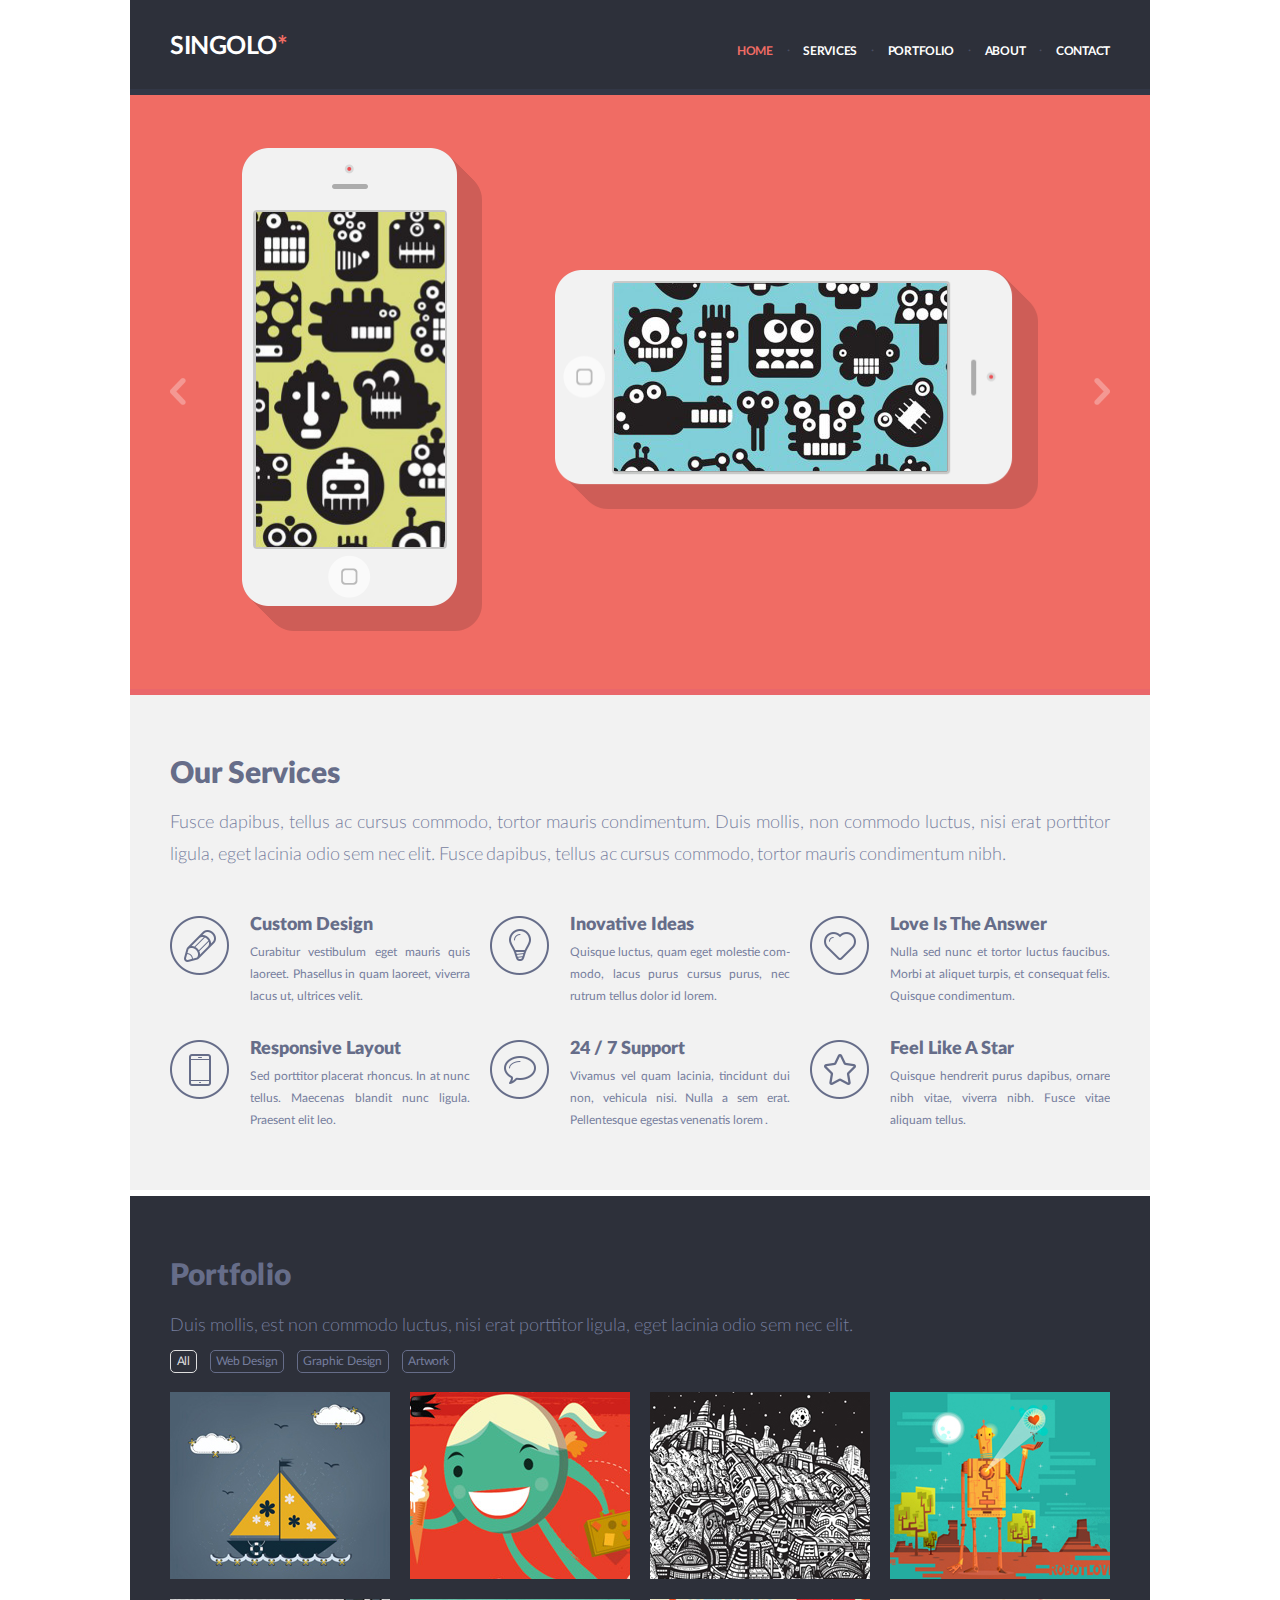
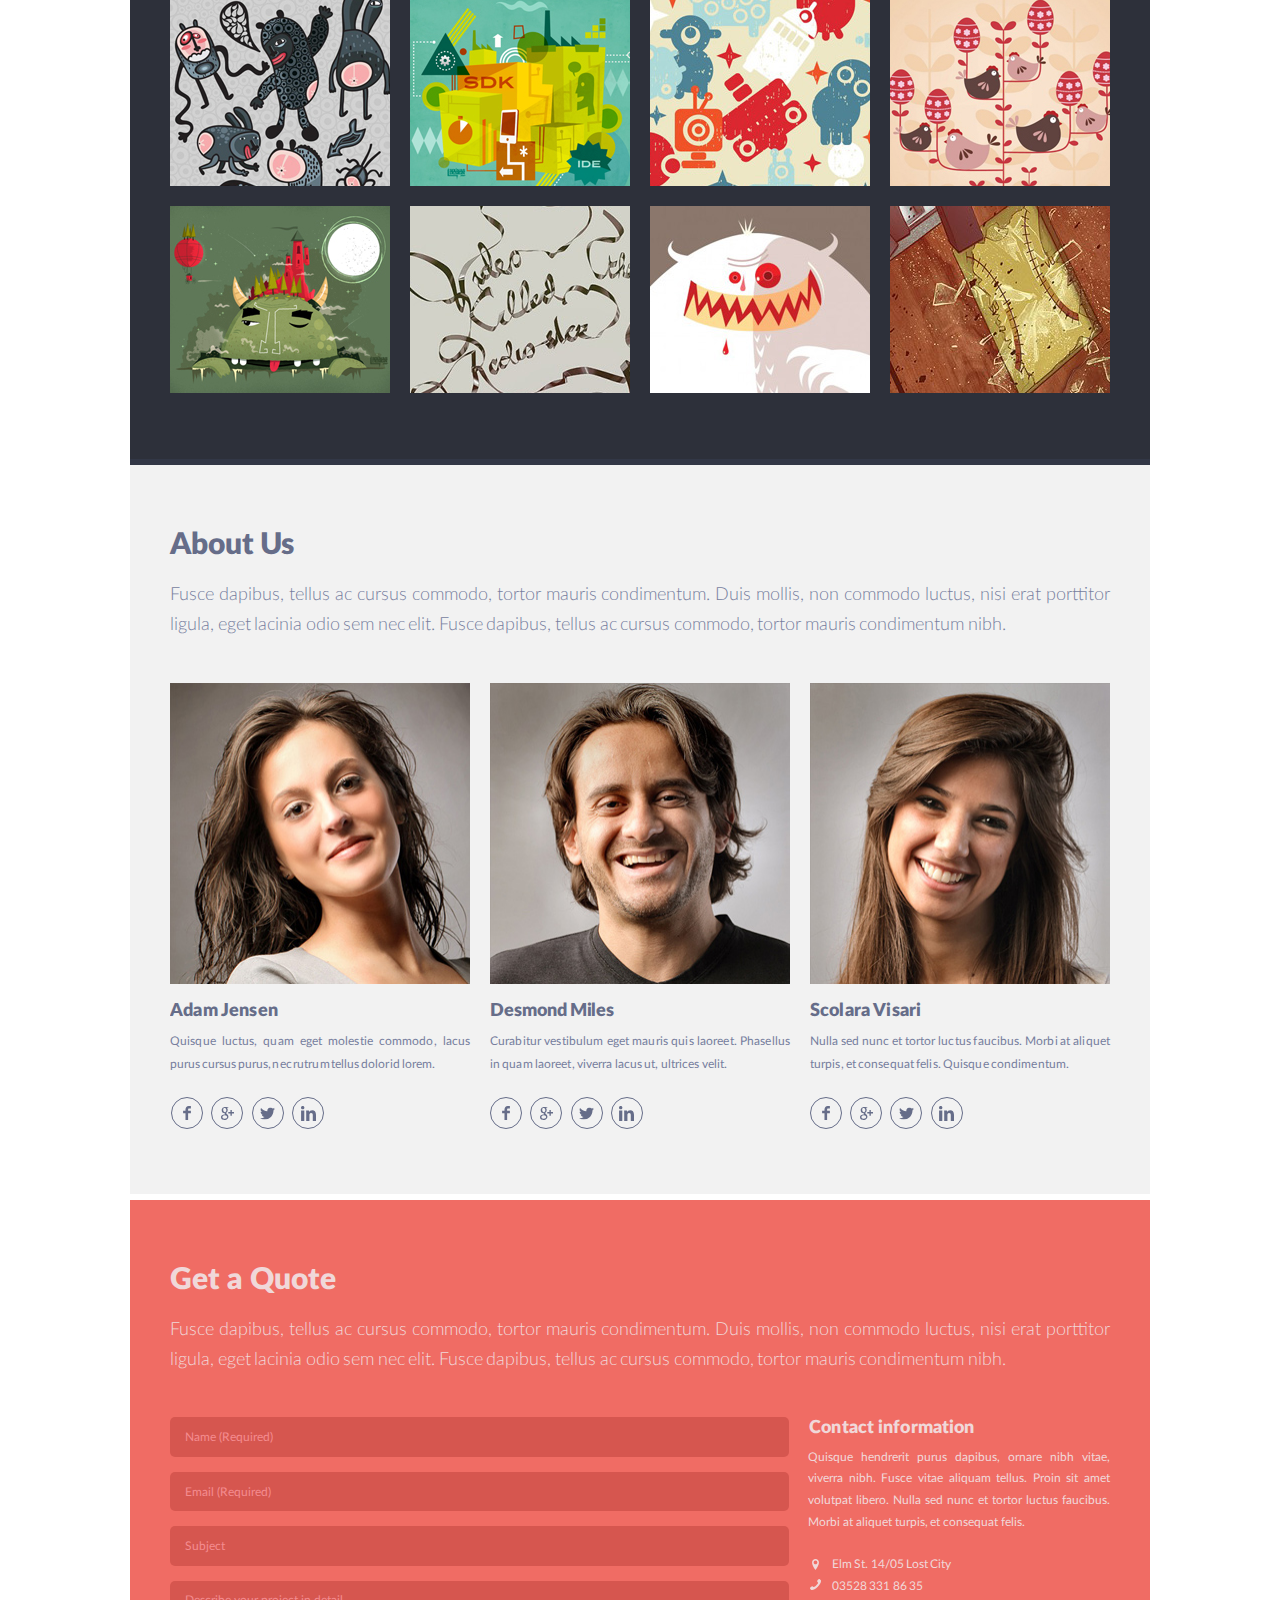
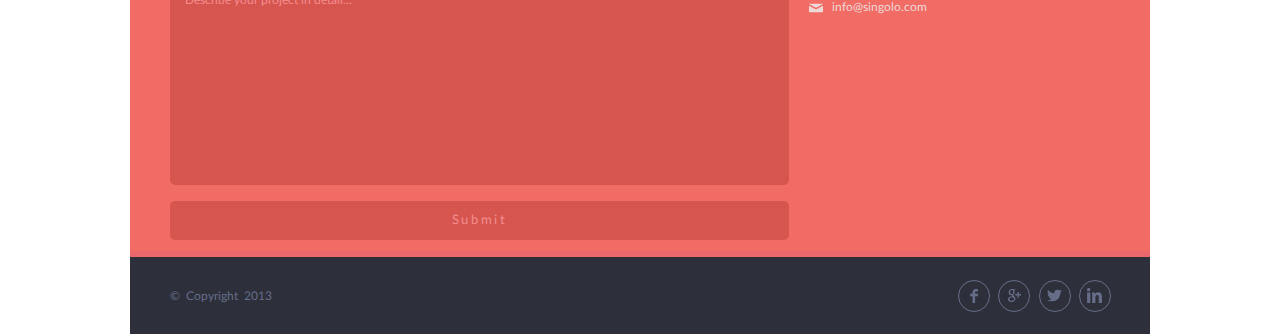
<file: index.html>
<!DOCTYPE html>
<html lang="en">
<head>
  <meta charset="utf-8">
  <meta name="viewport" content="width=device-width, initial-scale=1.0">
  <title>Singolo</title>
  <meta name="keywords" content="need, to, be, changed, later">
  <meta name="description" content="Need to be changed later">
  <link rel="stylesheet" href="style.css">
</head>
<body class="page">
  <header class="page-header">
    <div class="wrapper page-header-wraper">
      <button class="header-switcher" type="button" tabindex="-1">
        <span class="header-switcher-dash"></span>Show menu
      </button>
      <div class="logo">
          <span class="logo-text">Singolo</span>
      </div>
      <div class="header-nav">
        <nav class="site-nav">
          <ul class="nav-list">
            <li class="nav-item nav-item-current"><a class="nav-link" data-href="home">Home</a></li>
            <li class="nav-item"><a class="nav-link" href="#services" data-href="services">Services</a></li>
            <li class="nav-item"><a class="nav-link" href="#portfolio" data-href="portfolio">Portfolio</a></li>
            <li class="nav-item"><a class="nav-link" href="#about" data-href="about">About</a></li>
            <li class="nav-item"><a class="nav-link" href="#communication" data-href="communication">Contact</a></li>
          </ul>
        </nav>
      </div>
    </div>
  </header>
  <main class="page-content">
    <h1 class="visually-hidden">Singolo Web Studio</h1>
    <section class="slider" id="home">
      <div class="wrapper slider-wrapper">
        <h2 class="slider-title visually-hidden">Thoughts on Design</h2>
        <div class="slide slide-interactive slide-displayed">
          <div class="phone phone-portrait">
            <img class="phone-case" src="assets/images/slider/vertical-phone.png" alt="Light iPhone case with shadow in portrait orientation" width="240" height="483">
            <div class="phone-screen phone-screen-vert">
              <img class="phone-picture-vert" src="assets/images/slider/vert-screen-picture.jpg" alt="Devils on a yellow background" width="580" height="580">
            </div>
          </div>
          <div class="phone phone-landscape">
            <img class="phone-case" src="assets/images/slider/horizontal-phone.png" alt="Light iPhone case with shadow in landscape orientation" width="484" height="240">
            <div class="phone-screen phone-screen-horiz">
              <img class="phone-picture-horiz" src="assets/images/slider/horiz-screen-picture.jpg" alt="Devils on a lightblue background" width="580" height="580">
            </div>
          </div>
        </div>
        <div class="slide">
          <img class="slide-picture" src="assets/images/slider/three-phones.png" alt="Three white iPhones; One in the foreground and two smaller ones in the background" width="517" height="513">
        </div>  
        <button class="slider-button slider-button-prev" type="button">Prev</button>
        <button class="slider-button slider-button-next" type="button">Next</button>
      </div>
    </section>
    <section class="services" id="services">
      <div class="wrapper">
        <h2 class="services-title">Our Services</h2>
        <p class="services-intro">Fusce dapibus, tellus ac cursus commodo, tortor mauris condimentum. Duis mollis, non commodo luctus, nisi erat porttitor ligula, eget lacinia odio sem nec elit. Fusce dapibus, tellus ac cursus commodo, tortor mauris condimentum nibh.</p>
        <dl class="services-list">          
          <div class="services-item services-item-pen">
            <dt class="service-title"><b>Custom Design</b></dt>
            <dd class="service-description">Curabitur vestibulum eget mauris quis laoreet. Phasellus in quam laoreet, viverra lacus ut, ultrices velit.</dd>
          </div>
          <div class="services-item services-item-bubl">
            <dt class="service-title"><b>Inovative Ideas</b></dt>
            <dd class="service-description">Quisque luctus, quam eget molestie com&shy;modo, lacus purus cursus purus, nec rutrum tellus dolor id lorem.</dd>
          </div>
          <div class="services-item services-item-heart">
            <dt class="service-title"><b>Love Is The Answer</b></dt>
            <dd class="service-description">Nulla sed nunc et tortor luctus faucibus. Morbi at aliquet turpis, et consequat felis. Quisque condimentum.</dd>
          </div>
          <div class="services-item services-item-phone">
            <dt class="service-title"><b>Responsive Layout</b></dt>
            <dd class="service-description">Sed porttitor placerat rhoncus. In at nunc tellus. Maecenas blandit nunc ligula. Prae&shy;sent elit leo.</dd>
          </div>
          <div class="services-item services-item-bubble">
            <dt class="service-title"><b>24 / 7 Support</b></dt>
            <dd class="service-description">Vivamus vel quam lacinia, tincidunt dui non, vehicula nisi. Nulla a sem erat. Pellen&shy;tesque egestas venenatis lorem .</dd>
          </div>
          <div class="services-item services-item-star">
            <dt class="service-title"><b>Feel Like A Star</b></dt>
            <dd class="service-description">Quisque hendrerit purus dapibus, ornare nibh vitae, viverra nibh. Fusce vitae aliquam tellus.</dd>
          </div>
        </dl>
      </div>
    </section>
    <section class="portfolio" id="portfolio">
      <div class="wrapper">
        <h2 class="portfolio-title">Portfolio</h2>
        <p class="portfolio-intro">Duis mollis, est non commodo luctus, nisi erat porttitor ligula, eget lacinia odio sem nec elit.</p>
        <ul class="controls">
          <li class="controls-item"><button class="controls-toggle controls-toggle-active" type="button" data-type="all" tabindex="-1">All</button></li>
          <li class="controls-item"><button class="controls-toggle" type="button" data-type="web">Web Design</button></li>
          <li class="controls-item"><button class="controls-toggle" type="button" data-type="graph">Graphic Design</button></li>
          <li class="controls-item"><button class="controls-toggle" type="button" data-type="art">Artwork</button></li>
        </ul>
        <div class="portfolio-content">
            <figure class="work">
              <figcaption class="work-name visually-hidden">
                <h3 class="work-title">Sailboat</h3>
              </figcaption>
              <div class="work-content">
                <a class="work-link" href="http://link/to/full/version/need-to-be-changed">
                  <img class="work-image work-image-sailboat" src="assets/images/portfolio/sailboat.jpg" alt="Small sailboat with yellow sails" width="238" height="238">
                </a>
              </div>              
            </figure>
            <figure class="work">
                <figcaption class="work-name visually-hidden">
                  <h3 class="work-title">Smiling schoolgirl</h3>
                </figcaption>
                <div class="work-content">
                  <a class="work-link" href="http://link/to/full/version/need-to-be-changed">
                    <img class="work-image work-image-face" src="assets/images/portfolio/face.jpg" alt="Face of smiling schoolgirl with ice cream in hand" width="364" height="273">
                  </a>
                </div>
            </figure>
            <figure class="work">
              <figcaption class="work-name visually-hidden">
                <h3 class="work-title">Fantasy city</h3>
              </figcaption>
              <div class="work-content">
                <a class="work-link" href="http://link/to/full/version/need-to-be-changed">
                  <img class="work-image work-image-city" src="assets/images/portfolio/space-city.jpg" alt="Fantasy city against a black sky with stars" width="250" height="304">
                </a>
              </div>
            </figure>
            <figure class="work">
              <figcaption class="work-name visually-hidden">
                <h3 class="work-title">Robotlove</h3>
              </figcaption>
              <div class="work-content">
                <a class="work-link" href="http://link/to/full/version/need-to-be-changed">
                  <img class="work-image work-image-robot" src="assets/images/portfolio/robot.jpg" alt="Robot with raised hand and heart over palm" width="262" height="196">
                </a>
              </div>
            </figure>
            <figure class="work">
              <figcaption class="work-name visually-hidden">
                <h3 class="work-title">Ugly things</h3>
              </figcaption>
              <div class="work-content">
                <a class="work-link" href="http://link/to/full/version/need-to-be-changed">
                  <img class="work-image work-image-bugs" src="assets/images/portfolio/bugs.jpg" alt="Different ugly things" width="242" height="276">
                </a>
              </div>
            </figure>
            <figure class="work">
              <figcaption class="work-name visually-hidden">
                <h3 class="work-title">Abstraction</h3>
              </figcaption>
              <div class="work-content">
                <a class="work-link" href="http://link/to/full/version/need-to-be-changed">
                  <img class="work-image work-image-sdk" src="assets/images/portfolio/sdk.jpg" alt="Abstract buildings and signs" width="258" height="194">
                </a>
              </div>
            </figure>
            <figure class="work">
              <figcaption class="work-name visually-hidden">
                <h3 class="work-title">Space inhabitants</h3>
              </figcaption>
              <div class="work-content">
                <a class="work-link" href="http://link/to/full/version/need-to-be-changed">
                  <img class="work-image work-image-inhabitants" src="assets/images/portfolio/star-inhabitants.jpg" alt="Cluster of space inhabitants of different colors" width="372" height="372">
                </a>
              </div>
            </figure>
            <figure class="work">
              <figcaption class="work-name visually-hidden">
                <h3 class="work-title">Hens and eggs</h3>
              </figcaption>
              <div class="work-content">
                <a class="work-link" href="http://link/to/full/version/need-to-be-changed">
                  <img class="work-image work-image-hens" src="assets/images/portfolio/hens.jpg" alt="Hens and eggs on the branches of plants" width="278" height="278">
                </a>
              </div>
            </figure>
            <figure class="work">
              <figcaption class="work-name visually-hidden">
                <h3 class="work-title">Monster</h3>
              </figcaption>
              <div class="work-content">
                <a class="work-link" href="http://link/to/full/version/need-to-be-changed">
                  <img class="work-image work-image-wonder" src="assets/images/portfolio/wonder.jpg" alt="Swamp monster with horns and a castel on his head" width="254" height="191">
                </a>
              </div>
            </figure>
            <figure class="work">
              <figcaption class="work-name visually-hidden">
                <h3 class="work-title">Tape inscription</h3>
              </figcaption>
              <div class="work-content">
                <a class="work-link" href="http://link/to/full/version/need-to-be-changed">
                  <img class="work-image work-image-tape" src="assets/images/portfolio/tape.jpg" alt="Record player with an inscription from a tape over it" width="474" height="664">
                </a>
              </div>
            </figure>
            <figure class="work">
              <figcaption class="work-name visually-hidden">
                <h3 class="work-title">Nibbler</h3>
              </figcaption>
              <div class="work-content">
                <a class="work-link" href="http://link/to/full/version/need-to-be-changed">
                  <img class="work-image work-image-nibbler" src="assets/images/portfolio/nibbler.jpg" alt="Egg-shaped nibbler with horns" width="414" height="412">
                </a>
              </div>
            </figure>
            <figure class="work">
              <figcaption class="work-name visually-hidden">
                <h3 class="work-title">Indicator</h3>
              </figcaption>
              <div class="work-content">
                <a class="work-link" href="http://link/to/full/version/need-to-be-changed">
                  <img class="work-image work-image-indicator" src="assets/images/portfolio/indicator.jpg" alt="Recording level indicator with control" width="296" height="426">
                </a>
              </div>
            </figure>
        </div>
      </div>
    </section>
    <section class="about" id="about">
      <div class="wrapper">
        <h2 class="about-title">About us</h2>
        <p class="about-intro">Fusce dapibus, tellus ac cursus commodo, tortor mauris condimentum. Duis mollis, non commodo luctus, nisi erat porttitor ligula, eget lacinia odio sem nec elit. Fusce dapibus, tellus ac cursus commodo, tortor mauris condimentum nibh.</p>
        <div class="about-content">
          <article class="person">
            <div class="person-main-info">
              <img class="person-photo" src="assets/images/about/adam-jensen.jpg" alt="Adam Jensen" width="300" height="300">
              <h3 class="person-name">Adam Jensen</h3>
              <p class="person-info person-info-jensen">Quisque luctus, quam eget molestie commodo, lacus purus cursus purus, nec rutrum tellus dolor id lorem.</p>
            </div>
            <ul class="social-list social-list-jensen">
              <li class="social-list-item"><a class="social-list-link social-list-link-fb" href="https://www.facebook.com/" target="_blank">Facebook</a></li>
              <li class="social-list-item"><a class="social-list-link social-list-link-g" href="https://aboutme.google.com/" target="_blank">Google+</a></li>
              <li class="social-list-item"><a class="social-list-link social-list-link-tw" href="https://twitter.com/" target="_blank">Twitter</a></li>
              <li class="social-list-item"><a class="social-list-link social-list-link-in" href="https://www.linkedin.com/" target="_blank">LinkedIn</a></li>
            </ul>
          </article>
          <article class="person">
            <div class="person-main-info">
              <img class="person-photo" src="assets/images/about/desmond-miles.jpg" alt="Desmond Miles" width="300" height="300">
              <h3 class="person-name person-name-miles">Desmond Miles</h3>
              <p class="person-info">Curabitur vestibulum eget mauris quis laoreet. Phasellus in quam laoreet, viverra lacus ut, ultrices velit.</p>
            </div>            
            <ul class="social-list">
              <li class="social-list-item"><a class="social-list-link social-list-link-fb" href="https://www.facebook.com/" target="_blank">Facebook</a></li>
              <li class="social-list-item"><a class="social-list-link social-list-link-g" href="https://aboutme.google.com/" target="_blank">Google+</a></li>
              <li class="social-list-item"><a class="social-list-link social-list-link-tw" href="https://twitter.com/" target="_blank">Twitter</a></li>
              <li class="social-list-item"><a class="social-list-link social-list-link-in" href="https://www.linkedin.com/" target="_blank">LinkedIn</a></li>
            </ul>
          </article>
          <article class="person">
            <div class="person-main-info">
              <img class="person-photo" src="assets/images/about/scolara-visari.jpg" alt="Scolara Visari" width="300" height="300">
              <h3 class="person-name">Scolara Visari</h3>
              <p class="person-info">Nulla sed nunc et tortor luctus faucibus. Morbi at aliquet turpis, et consequat felis. Quisque condimentum.</p>
            </div>
            <ul class="social-list">
              <li class="social-list-item"><a class="social-list-link social-list-link-fb" href="https://www.facebook.com/" target="_blank">Facebook</a></li>
              <li class="social-list-item"><a class="social-list-link social-list-link-g" href="https://aboutme.google.com/" target="_blank">Google+</a></li>
              <li class="social-list-item"><a class="social-list-link social-list-link-tw" href="https://twitter.com/" target="_blank">Twitter</a></li>
              <li class="social-list-item"><a class="social-list-link social-list-link-in" href="https://www.linkedin.com/" target="_blank">LinkedIn</a></li>
            </ul>
          </article>
        </div>
      </div>
    </section>
    <section class="communication" id="communication">
      <div class="wrapper">
        <h2 class="communication-title">Get a Quote</h2>
        <p class="communication-intro">Fusce dapibus, tellus ac cursus commodo, tortor mauris condimentum. Duis mollis, non commodo luctus, nisi erat porttitor ligula, eget lacinia odio sem nec elit. Fusce dapibus, tellus ac cursus commodo, tortor mauris condimentum nibh.</p>
        <div class="communication-content">
          <form class="feedback-form" action="https://echo.htmlacademy.ru" method="post">
            <p class="feedback-form-item">
              <label class="feedback-form-label visually-hidden" for="name">Name</label>
              <input class="feedback-form-field" type="text" id="name" name="name" placeholder="Name (Required)" required pattern="([\w\s]|[А-Яа-я0-9_\s]){5,25}" autocomplete="off" title="The name is a word with a length of 5 to 25 alphanumeric characters">
            </p>
            <p class="feedback-form-item">
              <label class="feedback-form-label visually-hidden" for="email">Email</label>
              <input class="feedback-form-field" type="text" id="email" name="email" placeholder="Email (Required)" required pattern="[^@]+@[^\.]+\..+" autocomplete="off" title="Input must be a valid email address">
            </p>
            <p class="feedback-form-item">
              <label class="feedback-form-label visually-hidden" for="subj">Subject</label>
              <input class="feedback-form-field" type="text" id="subj" name="subj" placeholder="Subject" autocomplete="off">
            </p>
            <p class="feedback-form-item">
              <label class="feedback-form-label visually-hidden" for="descr">Description</label>
              <textarea class="feedback-form-field feedback-form-field-descr" id="descr" name="descr" placeholder="Describe your project in detail..." autocomplete="off" cols="30" rows="9" maxlength="1000"></textarea>
            </p>
            <p class="feedback-form-item">
              <button class="feedback-form-button" type="submit">Submit</button>
            </p>
          </form>
          <div class="contact-info">
            <h3 class="contact-info-title">Contact information</h3>
            <p class="contact-info-text">Quisque hendrerit purus dapibus, ornare nibh vitae, viver&shy;ra nibh. Fusce vitae aliquam tellus. Proin sit amet volutpat libero. Nulla sed nunc et tortor luctus faucibus. Morbi at aliquet turpis, et consequat felis.</p>
            <ul class="contact-info-list">
              <li class="contact-info-item"><a class="contact-info-link contact-info-link-loc" href="http://link/to-map/need/to-be/change/late">Elm St. 14/05 Lost City</a></li>
              <li class="contact-info-item"><a class="contact-info-link contact-info-link-tel" href="tel:+035283318635">03528 331 86 35</a></li>
              <li class="contact-info-item"><a class="contact-info-link contact-info-link-mail" href="mailto:info@singolo.com">info@singolo.com</a></li>
            </ul>
          </div>
        </div>
      </div>
    </section>
  </main>
  <footer class="page-footer">
    <div class="wrapper page-footer-wrapper">
      <p class="copyright">© Copyright 2013</p>
      <ul class="social-list page-footer-social-list">
        <li class="social-list-item"><a class="social-list-link social-list-link-fb page-footer-social-list-link" href="https://www.facebook.com/" target="_blank">Facebook</a></li>
        <li class="social-list-item"><a class="social-list-link social-list-link-g page-footer-social-list-link" href="https://aboutme.google.com/" target="_blank">Google+</a></li>
        <li class="social-list-item"><a class="social-list-link social-list-link-tw page-footer-social-list-link" href="https://twitter.com/" target="_blank">Twitter</a></li>
        <li class="social-list-item"><a class="social-list-link social-list-link-in page-footer-social-list-link" href="https://www.linkedin.com/" target="_blank">LinkedIn</a></li>
      </ul>
    </div>
  </footer>
  <script src="script.js"></script>
</body>
</html>
</file>
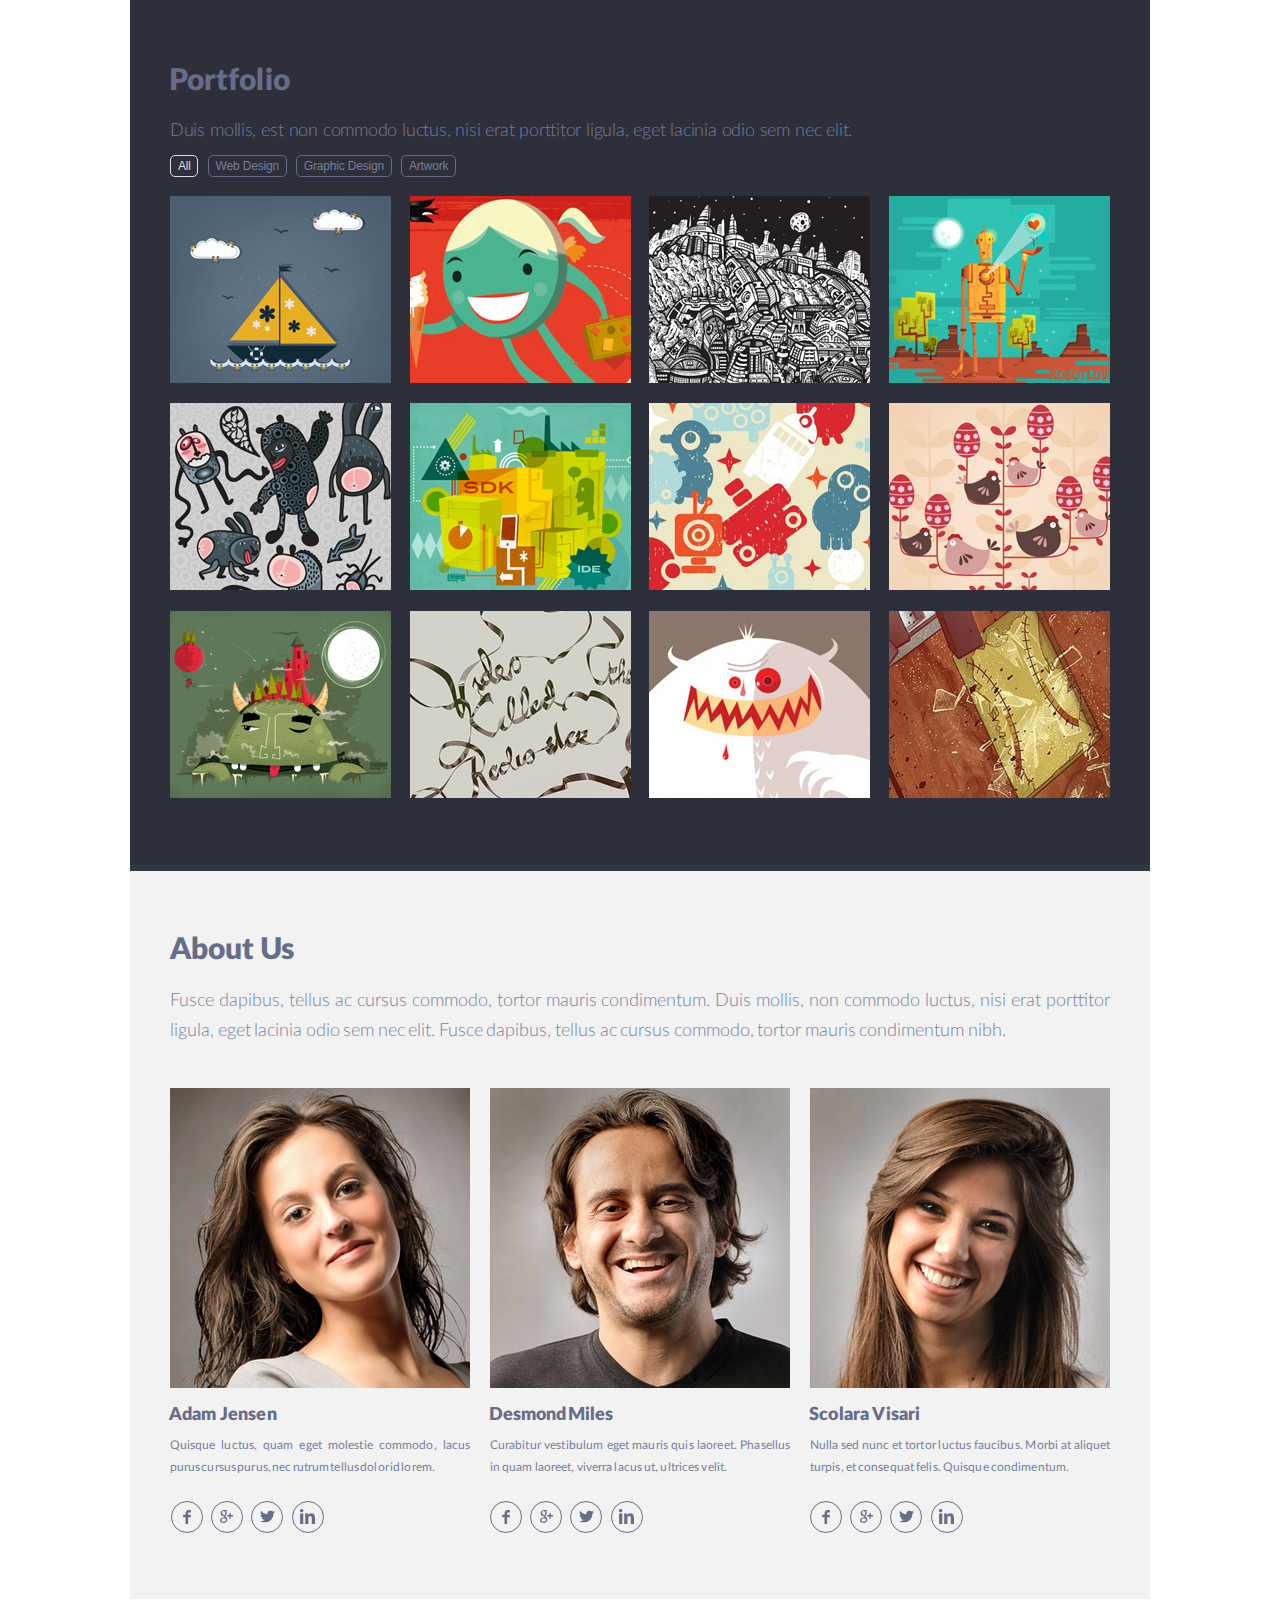
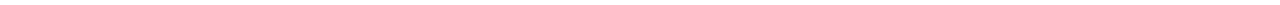
<file: singolo2.html>
<!DOCTYPE html>
<html lang="en">
<head>
  <meta charset="utf-8">
  <meta name="viewport" content="width=device-width, initial-scale=1.0">
  <title>Singolo</title>
  <meta name="keywords" content="need, to, be, changed, later">
  <meta name="description" content="Need to be changed later">
  <link rel="stylesheet" href="singolo2.css">
</head>
<body class="page">

  <main class="page-content">

    <section class="portfolio">
      <div class="wrapper">
        <h2 class="portfolio-title">Portfolio</h2>
        <p class="portfolio-intro">Duis mollis, est non commodo luctus, nisi erat porttitor ligula, eget lacinia odio sem nec elit.</p>
        <ul class="portfolio-control-list">
          <li class="portfolio-control-item"><button class="toggle toggle-active">All</button></li>
          <li class="portfolio-control-item"><button class="toggle">Web Design</button></li>
          <li class="portfolio-control-item"><button class="toggle">Graphic Design</button></li>
          <li class="portfolio-control-item"><button class="toggle">Artwork</button></li>
        </ul>
        <div class="portfolio-content">
            <figure class="work">
              <figcaption class="work-name visually-hidden">
                <h3 class="work-title">Sailboat</h3>
              </figcaption>
              <a class="work-link" href="http://link/to/full/version/need-to-be-changed">
                <img class="work-image work-image-sailboat" src="assets/images/portfolio/sailboat.jpg" alt="Small sailboat with yellow sails" width="238" height="238">
              </a>
            </figure>
            <figure class="work">
              <figcaption class="work-name visually-hidden">
                <h3 class="work-title">Smiling schoolgirl</h3>
              </figcaption>
              <a class="work-link" href="http://link/to/full/version/need-to-be-changed">
                <img class="work-image work-image-face" src="assets/images/portfolio/face.jpg" alt="Face of smiling schoolgirl with ice cream in hand" width="364" height="273">
              </a>
            </figure>
            <figure class="work">
              <figcaption class="work-name visually-hidden">
                <h3 class="work-title">Fantasy city</h3>
              </figcaption>
              <a class="work-link" href="http://link/to/full/version/need-to-be-changed">
                <img class="work-image work-image-city" src="assets/images/portfolio/space-city.jpg" alt="Fantasy city against a black sky with stars" width="250" height="304">
              </a>
            </figure>
            <figure class="work">
              <figcaption class="work-name visually-hidden">
                <h3 class="work-title">Robotlove</h3>
              </figcaption>
              <a class="work-link" href="http://link/to/full/version/need-to-be-changed">
                <img class="work-image work-image-robot" src="assets/images/portfolio/robot.jpg" alt="Robot with raised hand and heart over palm" width="262" height="196">
              </a>
            </figure>
            <figure class="work">
              <figcaption class="work-name visually-hidden">
                <h3 class="work-title">Ugly things</h3>
              </figcaption>
              <a class="work-link" href="http://link/to/full/version/need-to-be-changed">
                <img class="work-image work-image-bugs" src="assets/images/portfolio/bugs.jpg" alt="Different ugly things" width="242" height="276">
              </a>
            </figure>
            <figure class="work">
              <figcaption class="work-name visually-hidden">
                <h3 class="work-title">Abstraction</h3>
              </figcaption>
              <a class="work-link" href="http://link/to/full/version/need-to-be-changed">
                <img class="work-image work-image-sdk" src="assets/images/portfolio/sdk.jpg" alt="Abstract buildings and signs" width="258" height="194">
              </a>
            </figure>
            <figure class="work">
              <figcaption class="work-name visually-hidden">
                <h3 class="work-title">Space inhabitants</h3>
              </figcaption>
              <a class="work-link" href="http://link/to/full/version/need-to-be-changed">
                <img class="work-image work-image-inhabitants" src="assets/images/portfolio/star-inhabitants.jpg" alt="Cluster of space inhabitants of different colors" width="372" height="372">
              </a>
            </figure>
            <figure class="work">
              <figcaption class="work-name visually-hidden">
                <h3 class="work-title">Hens and eggs</h3>
              </figcaption>
              <a class="work-link" href="http://link/to/full/version/need-to-be-changed">
                <img class="work-image work-image-hens" src="assets/images/portfolio/hens.jpg" alt="Hens and eggs on the branches of plants" width="278" height="278">
              </a>
            </figure>
            <figure class="work">
              <figcaption class="work-name visually-hidden">
                <h3 class="work-title">Monster</h3>
              </figcaption>
              <a class="work-link" href="http://link/to/full/version/need-to-be-changed">
                <img class="work-image work-image-wonder" src="assets/images/portfolio/wonder.jpg" alt="Swamp monster with horns and a castel on his head" width="254" height="191">
              </a>
            </figure>
            <figure class="work">
              <figcaption class="work-name visually-hidden">
                <h3 class="work-title">Tape inscription</h3>
              </figcaption>
              <a class="work-link" href="http://link/to/full/version/need-to-be-changed">
                <img class="work-image work-image-tape" src="assets/images/portfolio/tape.jpg" alt="Record player with an inscription from a tape over it" width="474" height="664">
              </a>
            </figure>
            <figure class="work">
              <figcaption class="work-name visually-hidden">
                <h3 class="work-title">Nibbler</h3>
              </figcaption>
              <a class="work-link" href="http://link/to/full/version/need-to-be-changed">
                <img class="work-image work-image-nibbler" src="assets/images/portfolio/nibbler.jpg" alt="Egg-shaped nibbler with horns" width="414" height="412">
              </a>
            </figure>
            <figure class="work">
              <figcaption class="work-name visually-hidden">
                <h3 class="work-title">Indicator</h3>
              </figcaption>
              <a class="work-link" href="http://link/to/full/version/need-to-be-changed">
                <img class="work-image work-image-indicator" src="assets/images/portfolio/indicator.jpg" alt="Recording level indicator with control" width="296" height="426">
              </a>
            </figure>
        </div>
      </div>
    </section>

    <section class="about">
      <div class="wrapper">
        <h2 class="about-title">About us</h2>
        <p class="about-intro">Fusce dapibus, tellus ac cursus commodo, tortor mauris condimentum. Duis mollis, non commodo luctus, nisi erat porttitor ligula, eget lacinia odio sem nec elit. Fusce dapibus, tellus ac cursus commodo, tortor mauris condimentum nibh.</p>
        <div class="about-content">
          <article class="person">
            <img class="person-photo" src="assets/images/about/adam-jensen.jpg" alt="Adam Jensen" width="300" height="300">
            <h3 class="person-name">Adam Jensen</h3>
            <p class="person-info person-info-jensen">Quisque luctus, quam eget molestie commodo, lacus purus cursus purus, nec rutrum tellus dolor id lorem.</p>
            <ul class="person-social-list person-social-list-jensen">
              <li class="person-social-item"><a class="person-social-link person-social-link-fb" href="https://www.facebook.com/" target="_blank">Facebook</a></li>
              <li class="person-social-item"><a class="person-social-link person-social-link-g" href="https://aboutme.google.com/" target="_blank">Google+</a></li>
              <li class="person-social-item"><a class="person-social-link person-social-link-tw" href="https://twitter.com/" target="_blank">Twitter</a></li>
              <li class="person-social-item"><a class="person-social-link person-social-link-in" href="https://www.linkedin.com/" target="_blank">LinkedIn</a></li>
            </ul>
          </article>
          <article class="person">
            <img class="person-photo" src="assets/images/about/desmond-miles.jpg" alt="Desmond Miles" width="300" height="300">
            <h3 class="person-name person-name-miles">Desmond Miles</h3>
            <p class="person-info">Curabitur vestibulum eget mauris quis laoreet. Phasellus in quam laoreet, viverra lacus ut, ultrices velit.</p>
            <ul class="person-social-list">
              <li class="person-social-item"><a class="person-social-link person-social-link-fb" href="https://www.facebook.com/" target="_blank">Facebook</a></li>
              <li class="person-social-item"><a class="person-social-link person-social-link-g" href="https://aboutme.google.com/" target="_blank">Google+</a></li>
              <li class="person-social-item"><a class="person-social-link person-social-link-tw" href="https://twitter.com/" target="_blank">Twitter</a></li>
              <li class="person-social-item"><a class="person-social-link person-social-link-in" href="https://www.linkedin.com/" target="_blank">LinkedIn</a></li>
            </ul>
          </article>
          <article class="person">
            <img class="person-photo" src="assets/images/about/scolara-visari.jpg" alt="Scolara Visari" width="300" height="300">
            <h3 class="person-name">Scolara Visari</h3>
            <p class="person-info">Nulla sed nunc et tortor luctus faucibus. Morbi at aliquet turpis, et consequat felis. Quisque condimentum.</p>
            <ul class="person-social-list">
              <li class="person-social-item"><a class="person-social-link person-social-link-fb" href="https://www.facebook.com/" target="_blank">Facebook</a></li>
              <li class="person-social-item"><a class="person-social-link person-social-link-g" href="https://aboutme.google.com/" target="_blank">Google+</a></li>
              <li class="person-social-item"><a class="person-social-link person-social-link-tw" href="https://twitter.com/" target="_blank">Twitter</a></li>
              <li class="person-social-item"><a class="person-social-link person-social-link-in" href="https://www.linkedin.com/" target="_blank">LinkedIn</a></li>
            </ul>
          </article>
        </div>
      </div>
    </section>

  </main>

</body>
</html>
</file>
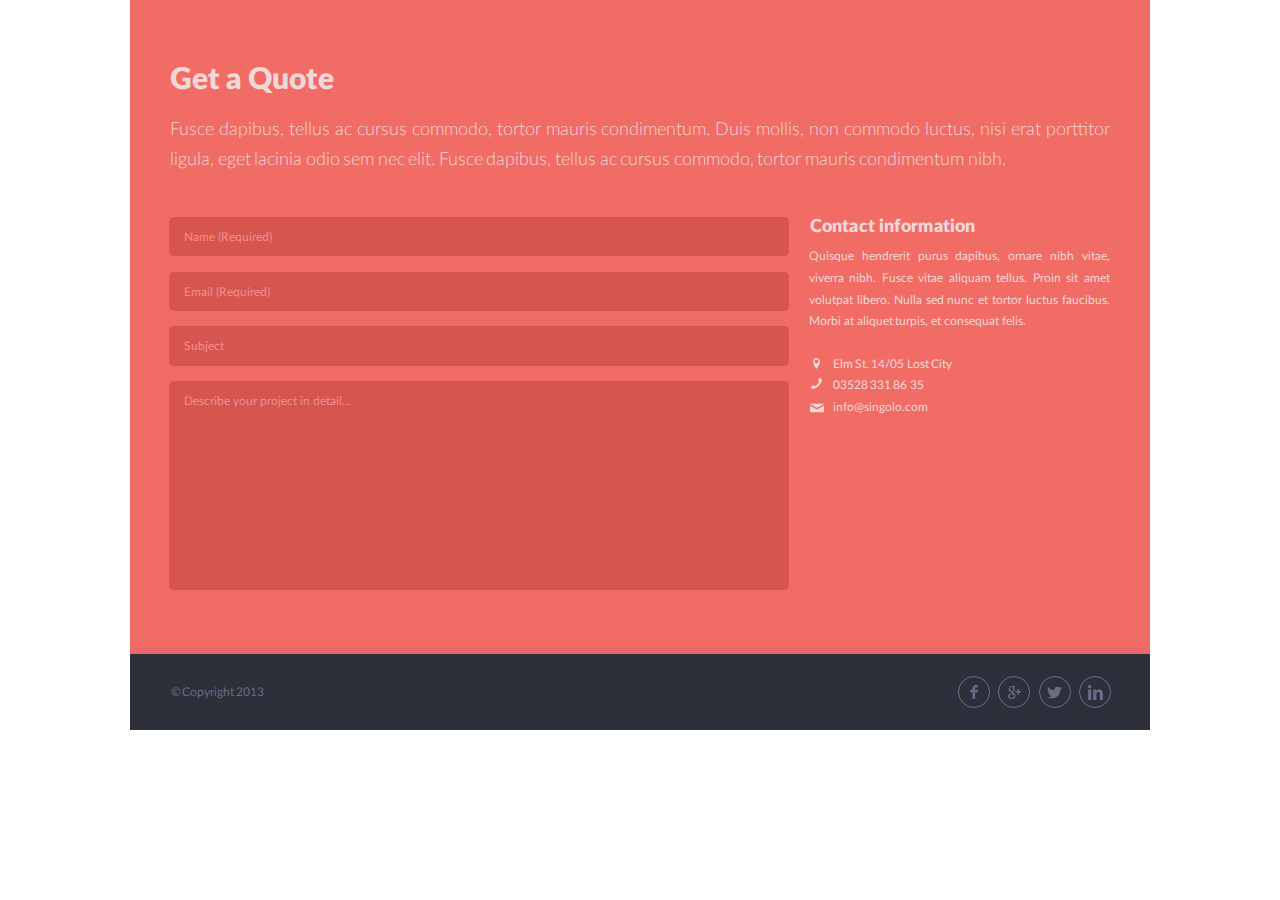
<file: singolo3.html>
<!DOCTYPE html>
<html lang="en">
<head>
  <meta charset="utf-8">
  <meta name="viewport" content="width=device-width, initial-scale=1.0">
  <title>Singolo</title>
  <meta name="keywords" content="need, to, be, changed, later">
  <meta name="description" content="Need to be changed later">
  <link rel="stylesheet" href="singolo3.css">
</head>
<body class="page">

  <main class="page-content">

    <section class="communication">
      <div class="wrapper">
        <h2 class="communication-title">Get a Quote</h2>
        <p class="communication-intro">Fusce dapibus, tellus ac cursus commodo, tortor mauris condimentum. Duis mollis, non commodo luctus, nisi erat porttitor ligula, eget lacinia odio sem nec elit. Fusce dapibus, tellus ac cursus commodo, tortor mauris condimentum nibh.</p>
        <div class="communication-content">
          <form class="feedback-form" action="http://echo.htmlacademy.ru" method="post">
            <p class="feedback-form-item">
              <label class="feedback-form-label visually-hidden" for="name">Name</label>
              <input class="feedback-form-field" type="text" id="name" name="name" placeholder="Name (Required)" autocomplete="off" required>
            </p>
            <p class="feedback-form-item">
              <label class="feedback-form-label visually-hidden" for="email">Email</label>
              <input class="feedback-form-field" type="text" id="email" name="email" placeholder="Email (Required)" autocomplete="off" required>
            </p>
            <p class="feedback-form-item">
              <label class="feedback-form-label visually-hidden" for="subj">Subject</label>
              <input class="feedback-form-field" type="text" id="subj" name="subj" placeholder="Subject" autocomplete="off">
            </p>
            <p class="feedback-form-item">
              <label class="feedback-form-label visually-hidden" for="descr">Description</label>
              <textarea class="feedback-form-field feedback-form-field-descr" id="descr" name="descr" placeholder="Describe your project in detail..." autocomplete="off" cols="30" rows="9"></textarea>
            </p>
            <p class="feedback-form-item">
              <button class="feedback-form-button" type="submit" hidden>Send</button>
            </p>
          </form>
          <div class="contact-info">
            <h3 class="contact-info-title">Contact information</h3>
            <p class="contact-info-text">Quisque hendrerit purus dapibus, ornare nibh vitae, viver&shy;ra nibh. Fusce vitae aliquam tellus. Proin sit amet volutpat libero. Nulla sed nunc et tortor luctus faucibus. Morbi at aliquet turpis, et consequat felis.</p>
            <ul class="contact-info-list">
              <li class="contact-info-item"><a class="contact-info-link contact-info-link-loc" href="#">Elm St. 14/05 Lost City</a></li>
              <li class="contact-info-item"><a class="contact-info-link contact-info-link-tel" href="tel:+035283318635">03528 331 86 35</a></li>
              <li class="contact-info-item"><a class="contact-info-link contact-info-link-mail" href="mailto:info@singolo.com">info@singolo.com</a></li>
            </ul>
          </div>
        </div>
      </div>
    </section>

    <footer class="page-footer">
      <div class="wrapper page-footer-wrapper">
        <p class="copyright">© Copyright 2013</p>
        <ul class="social-list">
          <li class="social-item"><a class="social-link social-link-fb" href="https://www.facebook.com/" target="_blank">Facebook</a></li>
          <li class="social-item"><a class="social-link social-link-g" href="https://aboutme.google.com/" target="_blank">Google+</a></li>
          <li class="social-item"><a class="social-link social-link-tw" href="https://twitter.com/" target="_blank">Twitter</a></li>
          <li class="social-item"><a class="social-link social-link-in" href="https://www.linkedin.com/" target="_blank">LinkedIn</a></li>
        </ul>
      </div>
    </footer>

  </main>

</body>
</html>
</file>
<file: style.css>
@font-face {
  font-family: "Lato";
  font-style: normal;
  font-weight: 900;
  src: local("Lato Black"),
       local("Lato-Black"),
       url("assets/fonts/LatoLatin-Black.woff2") format("woff2"),
       url("assets/fonts/LatoLatin-Black.woff") format("woff"),
       url("assets/fonts/LatoLatin-Black.ttf") format("truetype");
}

@font-face {
  font-family: "Lato";
  font-style: italic;
  font-weight: 900;
  src: local("Lato Black Italic"),
       local("Lato-BlackItalic"),
       url("assets/fonts/LatoLatin-BlackItalic.woff2") format("woff2"),
       url("assets/fonts/LatoLatin-BlackItalic.woff") format("woff"),
       url("assets/fonts/LatoLatin-BlackItalic.ttf") format("truetype");
}

@font-face {
  font-family: "Lato";
  font-style: normal;
  font-weight: 700;
  src: local("Lato Bold"),
       local("Lato-Bold"),
       url("assets/fonts/LatoLatin-Bold.woff2") format("woff2"),
       url("assets/fonts/LatoLatin-Bold.woff") format("woff"),
       url("assets/fonts/LatoLatin-Bold.ttf") format("truetype");
}

@font-face {
  font-family: "Lato";
  font-style: italic;
  font-weight: 700;
  src: local("Lato Bold Italic"),
       local("Lato-BoldItalic"),
       url("assets/fonts/LatoLatin-BoldItalic.woff2") format("woff2"),
       url("assets/fonts/LatoLatin-BoldItalic.woff") format("woff"),
       url("assets/fonts/LatoLatin-BoldItalic.ttf") format("truetype");
}

@font-face {
  font-family: "Lato";
  font-style: normal;
  font-weight: 400;
  src: local("Lato Regular"),
       local("Lato-Regular"),
       url("assets/fonts/LatoLatin-Regular.woff2") format("woff2"),
       url("assets/fonts/LatoLatin-Regular.woff") format("woff"),
       url("assets/fonts/LatoLatin-Regular.ttf") format("truetype");
}

@font-face {
  font-family: "Lato";
  font-style: italic;
  font-weight: 400;
  src: local("Lato Italic"),
       local("Lato-Italic"),
       url("assets/fonts/LatoLatin-Italic.woff2") format("woff2"),
       url("assets/fonts/LatoLatin-Italic.woff") format("woff"),
       url("assets/fonts/LatoLatin-Italic.ttf") format("truetype");
}

@font-face {
  font-family: "Lato";
  font-style: normal;
  font-weight: 300;
  src: local("Lato Light"),
       local("Lato-Light"),
       url("assets/fonts/LatoLatin-Light.woff2") format("woff2"),
       url("assets/fonts/LatoLatin-Light.woff") format("woff"),
       url("assets/fonts/LatoLatin-Light.ttf") format("truetype");
}

@font-face {
  font-family: "Lato";
  font-style: italic;
  font-weight: 300;
  src: local("Lato Light Italic"),
       local("Lato-LightItalic"),
       url("assets/fonts/LatoLatin-LightItalic.woff2") format("woff2"),
       url("assets/fonts/LatoLatin-LightItalic.woff") format("woff"),
       url("assets/fonts/LatoLatin-LightItalic.ttf") format("truetype");
}

:root {
  font-size: 100%;
  font-family: "Lato", "Arial", sans-serif;
  color: rgb(118, 126, 158);
  scroll-behavior: smooth;
}

:focus {
  outline-style: dotted;
  outline-width: 1px;
  outline-color: rgb(255, 255, 255);
}

.visually-hidden {
  position: absolute;
  width: 1px;
  height: 1px;
  margin: -1px;
  padding: 0;
  white-space: nowrap;
  border: 0;
  clip-path: inset(100%);
  clip: rect(0, 0, 0, 0);
  overflow: hidden;
}

.wrapper {
  margin: 0 30px;
  padding: 0 10px;
}

.page {
  margin: 0;
  padding-top: 95px;
}

.page-header {
  position: fixed;
  z-index: 10;
  top: 0;
  left: 50%;
  width: 100%;
  max-width: 1020px;
  min-height: 57.4px;
  margin: 0 auto;
  padding-top: 31.7px;
  background-color: rgb(45, 48, 58);
  border-bottom: 6px solid rgb(50, 55, 70);
  transform: translateX(-50%);
}

.page-header-wraper {
  display: flex;
  flex-wrap: wrap;
  justify-content: space-between;
  align-items: center;
}

.header-switcher {
  display: none;
  position: fixed;
  top: 26px;
  left: 20px;
  width: 25px;
  height: 20px;
  padding: 0;
  font-size: 0;
  line-height: 0;
  border: none;
  background-color: transparent;
  transition: transform 1s;
}

.header-switcher-active {
  transform: rotate(90deg);
  transition: transform 1s;
}

.header-switcher:focus {
  outline: none;
}

.header-switcher::before {
  content: "";
  display: block;
  position: absolute;
  top: 0;
  left: 0;
  width: 100%;
  height: 2px;
  border-radius: 4px;
  background-color: rgb(255, 255, 255);
}

.header-switcher::after {
  content: "";
  display: block;
  position: absolute;
  bottom: 0;
  left: 0;
  width: 100%;
  height: 2px;
  border-radius: 4px;
  background-color: rgb(255, 255, 255);
}

.header-switcher-dash {
  display: block;
  position: absolute;
  top: 50%;
  left: 0;
  width: 100%;
  height: 2px;
  border-radius: 4px;
  background-color: rgb(255, 255, 255);
  transform: translateY(-50%);
}

.logo-text {
  font-weight: 700;
  font-size: 1.5625rem;
  color: rgb(255, 255, 255);
  letter-spacing: -0.02em;
  text-align: justify;
  text-transform: uppercase;
}

.logo-text::after {
  content: "*";
  color: rgb(240, 108, 100);
}

.header-nav {
  margin: 7px -0.4em 0 0;
  font-size: 0.75rem;
}

.nav-list {
  display: flex;
  flex-wrap: wrap;
  margin-top: 0;
  margin-bottom: 0;
  padding-left: 0;
  list-style: none;
}

.nav-item {
  position: relative;
  margin: 0 0.87em;
  user-select: none;
}

.nav-item:first-child {
  margin-left: 0;
}

.nav-item:last-child {
  margin-right: 0;
}

.nav-item:not(:last-child)::after {
  content: "·";
  position: absolute;
  top: 0.125em;
  right: -1em;
  color: rgb(73, 78, 98);
  pointer-events: none;
}

.nav-item:not(.nav-item-current):hover::before {
  content: "";
  position: absolute;
  top: -0.2em;
  left: 0.4em;
  right: 0.4em;
  height: 0.15em;
  background-color: rgb(240, 108, 100);
}

.nav-link {
  display: inline-block;
  padding: 0.2em 0.4em 0.1em;
  font-weight: 700;
  font-size: 1em;
  letter-spacing: -0.022em;
  color: rgb(255, 255, 255);
  text-align: justify;
  text-transform: uppercase;
  text-decoration: none;
}

.nav-link:not([href]) {
  color: rgb(240, 108, 100);
}

.slider {
  position: relative;
  display: flex;
  align-items: stretch;
  max-width: 1020px;
  margin: 0 auto;
  border-bottom: 6px solid rgb(234, 103, 107);
  background-color: rgb(240, 108, 100);
  overflow: hidden;
  transition: border-color 1s ease-in;
}

.slider::before {
  content: "";
  display: block;
  padding-top: 58.2%;
}

.slider-border-blue {
  border-bottom: 6px solid rgb(88, 126, 223);
  transition: border-color 1s ease-in;
}

.slider-wrapper {
  display: flex;
  justify-content: space-between;
  align-items: center;
  flex-grow: 1;
  margin: 0 30px;
}

.slider-title {
  align-self: flex-start;
}

.slide {
  position: absolute;
  top: 0;
  bottom: 0;
  left: 0;
  width: 100%;
  display: flex;
  justify-content: center;
  align-items: center;
  user-select: none;
}

.slide:not(.slide-displayed) {
  visibility: hidden;
}

.slide:not(.slide-interactive) {
  background-color: rgb(100, 139, 240);
}

.right-slide {
  left: 100%;
}

.left-slide {
  left: -100%;
}

.slide-left-shifted {
  transform: translateX(-100%);
  transition: transform 1s ease-in;
}

.slide-right-shifted {
  transform: translateX(100%);
  transition: transform 1s ease-in;
}

.phone {
  position: relative;
  margin-bottom: 0.5%;
  cursor: pointer;
  user-select: none;
  -webkit-tap-highlight-color: transparent;
}

.phone-portrait {
  width: 23.53%;
  margin-right: 3.55%;
}

.phone-landscape {
  width: 47.35%;
  margin-left: 3.55%;
}

.phone-case {
  width: 100%;
  height: auto;
  vertical-align: bottom;
  user-select: none;
}

.phone-screen {
  position: absolute;
  box-sizing: border-box;
  overflow: hidden;
  cursor: default;
}

.phone-screen-off {
  visibility: hidden;
}

.phone-screen-vert {
  top: 13.4%;
  left: 5.8%;
  width: 78.6%;
  height: 69.2%;
}

.phone-screen-horiz {
  top: 5.6%;
  left: 12.2%;
  width: 69%;
  height: 78.6%;
}

.phone-picture-vert {
  position: absolute;
  top: -40.9%;
  left: -8.2%;
  width: 308%;
  height: auto;
}

.phone-picture-horiz {
  position: absolute;
  top: -64.6%;
  left: -36.9%;
  width: 174%;
  height: auto;
}

.slide-picture {
  vertical-align: top;
  width: 47.4%;
  height: auto;
}

.slider-button {
  flex-shrink: 0;
  position: relative;
  width: 30px;
  height: 35px;
  padding: 0;
  font: inherit;
  font-size: 0;
  color: rgb(255, 255, 255);
  border: none;
  background-color: transparent;
  cursor: pointer;
}

.slider-button::before {
  position: absolute;
  top: 0;
  bottom: 0;
  left: 0;
  right: 0;
  margin: 0;
  content: "";
  background-repeat: no-repeat;
}

.slider-button-prev {
  order: -1;
  z-index: 5;
}

.slider-button-prev::before {
  -webkit-mask-image: url("assets/images/slider/left-arrow.png");
  mask-image: url("assets/images/slider/left-arrow.png");
  -webkit-mask-position: 0 center;
  mask-position: 0 center;
  -webkit-mask-repeat: no-repeat;
  mask-repeat: no-repeat;
  background-color: rgba(255, 255, 255, 1);
  opacity: 0.3;
}

.slider-button-prev:hover::before {
  opacity: 0.6;
}

.slider-button-next::before {
  -webkit-mask-image: url("assets/images/slider/right-arrow.png");
  mask-image: url("assets/images/slider/right-arrow.png");
  -webkit-mask-position: 100% center;
  mask-position: 100% center;
  -webkit-mask-repeat: no-repeat;
  mask-repeat: no-repeat;
  background-color: rgb(255, 255, 255, 1);
  opacity: 0.3;
}

.slider-button-next:hover::before {
  opacity: 0.6;
}

.services {
  max-width: 1020px;
  margin: 0 auto;
  padding-top: 61.6px;
  padding-bottom: 46px;
  border-bottom: 6px solid rgb(255, 255, 255);
  background-color: rgb(242, 242, 242);
}

.services-title {
  margin: 0;
  margin-bottom: 15.9px;
  font-weight: 900;
  font-size: 1.875rem;
  color: rgb(102, 109, 137);
}

.services-intro {
  margin-top: 0;
  margin-bottom: 44.4px;
  font-weight: 300;
  font-size: 1.125rem;
  line-height: 1.76;
  color: rgb(118, 126, 158);
  text-align: justify;
  word-spacing: -0.08em;
}

.services-list {
  display: grid;
  grid-template-columns: repeat(3, 1fr);
  gap: 20px 20px;
  margin: 0;
}

.services-item {
  position: relative;
  box-sizing: border-box;
  min-width: 300px;
  height: 104px;
  padding-left: 80px;
  overflow: hidden;
}

.services-item::before {
  position: absolute;
  top: 0;
  left: 0;
}

.services-item-pen::before {
  content: url("assets/images/services/pen.png");
}

.services-item-bubl::before {
  content: url("assets/images/services/bulb.png");
}

.services-item-heart::before {
  content: url("assets/images/services/heart.png");
}

.services-item-phone::before {
  content: url("assets/images/services/phone.png");
}

.services-item-bubble::before {
  content: url("assets/images/services/bubble.png");
}

.services-item-star::before {
  content: url("assets/images/services/star.png");
}

.service-title {
  font-weight: 900;
  font-size: 1.125rem;
  line-height: 1;
  color: rgb(102, 109, 137);
  text-align: justify;
}

.service-title b {
  font-weight: inherit;
}

.service-description {
  max-height: 5.5em;
  margin-top: 8.5px;
  margin-left: 0;
  font-weight: 400;
  font-size: 0.75rem;
  line-height: 1.83;
  color: rgb(118, 126, 158);
  text-align: justify;
  hyphens: manual;
  overflow: hidden;
}

.services-item-bubble .service-description {
  word-spacing: -0.04em;
}

@-moz-document url-prefix() {
  .service-description {
    line-height: 1.68;
  }
}

.portfolio {
  position: relative;
  max-width: 1020px;
  min-height: 741px;
  margin: 0 auto;
  padding-top: 62.5px;
  padding-bottom: 60px;
  background-color: rgb(45, 48, 58);
  border-bottom: 6px solid rgb(50, 55, 70);
}

.portfolio-title {
  margin: 0;
  margin-bottom: 16.7px;
  font-weight: 900;
  font-size: 1.875rem;
  color: rgb(102, 109, 137);
  text-transform: capitalize;
  letter-spacing: 0.008em;
}

.portfolio-intro {
  margin: 0;
  margin-bottom: 4.9px;
  font-weight: 300;
  font-size: 1.125rem;
  line-height: 1.67em;
  color: rgb(118, 126, 158);
  text-align: justify;
  word-spacing: -0.072em;
}

.controls {
  display: flex;
  flex-wrap: wrap;
  margin: 0;
  margin-bottom: 15px;
  padding-left: 0;
  list-style: none;
}

.controls-item {
  margin: 4px 13px 4px 0;
}

.controls-toggle {
  padding: 0.07em 0.46em;
  font-weight: 400;
  font-size: 0.75rem;
  line-height: 1.6;
  font-family: "Lato", "Arial", sans-serif;
  color: rgb(118, 126, 158);
  letter-spacing: -0.014em;
  background-color: rgb(45, 48, 58);
  border: 1px solid rgb(102, 109, 137);
  border-radius: 5px;
  user-select: none;
}

.controls-toggle::-moz-focus-inner {
  border: 0;
}

.controls-toggle-active {
  color: rgb(222, 222, 222);
  border-color: rgb(222, 222, 222);
}

.controls-toggle-active:focus {
  outline: none;
}

.controls-toggle:hover {
  color: rgb(222, 222, 222);
  border-color: rgb(222, 222, 222);
  cursor: pointer;
}

.controls-toggle-active:hover {
  cursor: initial;
}

.portfolio-content {
  display: grid;
  grid-template-columns: repeat(4, 1fr);
  gap: 20px 20px;
}

.work {
  position: relative;
  margin: 0;
  user-select: none;
}

.work:not(:nth-child(-n+12)) {
  display: none;
}

.work:focus-within {
  outline: 1px dotted white;
  outline-offset: 1px;
}

.work-selected {
  position: absolute;
  top: 50%;
  left: 50%;
  width: 103.5%;
  height: 104.9%;
  border: 5px solid rgb(240, 108, 100);
  border-radius: 5px;
  transform: translate(-50%, -50%);
}

.work-content {
  position: relative;
  overflow: hidden;
}

.work-content::before {
  content: "";
  display: block;
  padding-top: 85%;
}

.work-image {
  position: absolute;
  vertical-align: top;
  transition: transform 0.2s linear;
}

.work-image:hover {
  transform: scale(1.1);
}

.work-image-sailboat {
  top: -6.5%;
  left: -3.6%;
  width: 108.2%;
  height: auto;
}

.work-image-face {
  top: -23%;
  left: -37%;
  width: 165.5%;
  height: auto;
}

.work-image-city {
  top: -1.1%;
  left: -5.1%;
  width: 113.7%;
  height: auto;
}

.work-image-robot {
  top: -1.5%;
  left: -11%;
  width: 119.1%;
  height: auto;
}

.work-image-bugs {
  top: -9.1%;
  left: -4.5%;
  width: 110%;
  height: auto;
}

.work-image-sdk {
  top: -2.8%;
  left: -7.2%;
  width: 117.3%;
  height: auto;
}

.work-image-inhabitants {
  top: -21.3%;
  left: -14.2%;
  width: 169.1%;
  height: auto;
}

.work-image-hens {
  top: -17.6%;
  left: -10.8%;
  width: 126.4%;
  height: auto;
}

.work-image-wonder {
  top: -1.6%;
  left: -7.2%;
  width: 115.5%;
  height: auto;
}

.work-image-tape {
  top: -61.1%;
  left: -64.1%;
  width: 215.5%;
  height: auto;
}

.work-image-nibbler {
  top: -94.1%;
  left: -65.4%;
  width: 188.2%;
  height: auto;
}

.work-image-indicator {
  top: -32.6%;
  left: -16.2%;
  width: 134.5%;
  height: auto;
}

.about {
  max-width: 1020px;
  margin: 0 auto;
  padding-top: 61.5px;
  padding-bottom: 65px;
  background-color: rgb(242, 242, 242);
  border-bottom: 6px solid rgb(255,255, 255);
}

.about-title {
  margin: 0;
  margin-bottom: 17px;
  font-weight: 900;
  font-size: 1.875rem;
  color: rgb(102, 109, 137);
  text-transform: capitalize;
  letter-spacing: 0.002em;
  word-spacing: -0.05em;
}

.about-intro {
  margin: 0;
  margin-bottom: 43.5px;
  font-weight: 300;
  font-size: 1.125rem;
  line-height: 1.67em;
  color: rgb(118, 126, 158);
  text-align: justify;
  word-spacing: -0.08em;
}

.about-content {
  display: grid;
  grid-template-columns: repeat(3, 1fr);
  gap: 0 2.1%;
}

.person {
  display: flex;
  flex-direction: column;
  justify-content: space-between;
  align-items: stretch;
}

.person-main-info {
  margin-bottom: 22.5px;
}

.person-photo {
  width: 100%;
  height: auto;
  vertical-align: bottom;
}

.person-name {
  margin-top: 16.2px;
  margin-bottom: 8.5px;
  font-weight: 900;
  font-size: 1.125rem;
  color: rgb(102, 109, 137);
  text-transform: capitalize;
  white-space: nowrap;
  text-overflow: ellipsis;
  text-align: justify;
  letter-spacing: 0.01em;
  word-spacing: 0em;
  overflow: hidden;
}

.person-name-miles {
  letter-spacing: -0.002em;
  word-spacing: -0.06em;
}

.person-info {
  margin: 0;
  font-weight: 400;
  font-size: 0.75rem;
  line-height: 1.85em;
  color: rgb(118, 126, 158);
  text-align: justify;
  letter-spacing: 0.01em;
  word-spacing: -0.09em;
}

.person-info-jensen {
  word-spacing: -0.166em;
}

.social-list {
  display: flex;
  margin-top: 0;
  margin-bottom: 0;
  padding-left: 0;
  list-style: none;
}

.social-list-jensen {
  margin-left: 1px;
}

.social-list-item {
  margin-right: 8.3px;
}

.social-list-item:last-child {
  margin-right: 0;
}

.social-list-link {
  position: relative;
  display: inline-block;
  width: 32px;
  height: 32px;
  box-sizing: border-box;
  font-weight: 400;
  font-size: 0;
  color: inherit;
  text-decoration: none;
  vertical-align: top;
  border: 1px solid rgb(102, 109, 137);
  border-radius: 50%;
}

.social-list-link::before {
  position: absolute;
  content: "";
  top: 0;
  right: 0;
  bottom: 0;
  left: 0;
  background-color: rgb(102, 109, 137);
}

.social-list-link:focus {
  outline-color: rgb(45, 48, 58);
}

.social-list-link:hover {
  color: rgb(102, 109, 137);
  text-decoration: underline;
  background-color: rgb(102, 109, 137);
}

.social-list-link:hover::before {
  background-color: rgb(242, 242, 242);
}

.social-list-link-fb::before {
  -webkit-mask-image: url("assets/images/about/social-icons.svg#facebook");
  mask-image: url("assets/images/about/social-icons.svg#facebook");
  -webkit-mask-position: 50% 50%;
  mask-position: 50% 50%;
  -webkit-mask-repeat: no-repeat;
  mask-repeat: no-repeat;
  -webkit-mask-size: 13.7px;
  mask-size: 13.7px;
}

.social-list-link-g::before {
  -webkit-mask-image: url("assets/images/about/social-icons.svg#google+");
  mask-image: url("assets/images/about/social-icons.svg#google+");
  -webkit-mask-position: 50% 50%;
  mask-position: 50% 50%;
  -webkit-mask-repeat: no-repeat;
  mask-repeat: no-repeat;
  -webkit-mask-size: 13px;
  mask-size: 13px;
}

.social-list-link-tw::before {
  -webkit-mask-image: url("assets/images/about/social-icons.svg#twitter");
  mask-image: url("assets/images/about/social-icons.svg#twitter");
  -webkit-mask-position: 50% 50%;
  mask-position: 50% 50%;
  -webkit-mask-repeat: no-repeat;
  mask-repeat: no-repeat;
  -webkit-mask-size: 15px;
  mask-size: 15px;
}

.social-list-link-in::before {
  -webkit-mask-image: url("assets/images/about/social-icons.svg#instagram");
  mask-image: url("assets/images/about/social-icons.svg#instagram");
  -webkit-mask-position: 51% 50%;
  mask-position: 51% 50%;
  -webkit-mask-repeat: no-repeat;
  mask-repeat: no-repeat;
  -webkit-mask-size: 15px;
  mask-size: 15px;
}

.communication {
  max-width: 1020px;
  margin: 0 auto;
  padding-top: 61.5px;
  padding-bottom: 10.5px;
  background-color: rgb(240, 108, 100);
  border-bottom: 6px solid rgb(234, 103, 107);
}

.communication-title {
  margin-top: 0;
  margin-bottom: 17px;
  font-weight: 900;
  font-size: 1.875rem;
  color: rgb(240, 216, 217);
}

.communication-intro {
  margin-top: 0;
  margin-bottom: 42.3px;
  font-weight: 300;
  font-size: 1.125rem;
  line-height: 1.67;
  color: rgb(240, 216, 217);
  text-align: justify;
  word-spacing: -0.08em;
}

.communication-content {
  display: flex;
  justify-content: space-between;
}

.feedback-form {
  flex: 65.9% 0 1;
}

.feedback-form-item {
  margin-top: 0;
  margin-bottom: 15.2px;
}

.feedback-form-item:nth-child(4) {
  margin-bottom: 11.4px;
}

.feedback-form-item:last-child {
  margin-bottom: 0;
}

.feedback-form-field {
  width: 100%;
  padding: 0.737em 1.167em 0.58em;
  box-sizing: border-box;
  font-size: 0.75rem;
  line-height: 1.797;
  font-family: "Lato", "Arial", sans-serif;
  color: rgb(240, 216, 217);
  background-color: rgb(214, 86, 79);
  border: 1px solid transparent;
  border-radius: 5px;
  box-shadow: none;
}

.feedback-form-field-descr {
  height: 17em;
  padding: 0.7em 1.167em 0.317em;
  resize: none;
}

.feedback-form-field::placeholder {
  color: rgb(244, 140, 143);
  opacity: 1;
}

.feedback-form-field:focus {
  outline-offset: 1px;
}

.feedback-form-field:invalid:focus:not(:placeholder-shown) {
  animation: ease-in-out 1s infinite colorchange;
}

@keyframes colorchange {
  0% {
    background-color: rgb(214, 86, 79);
  }
  20% {
    background-color: rgb(255, 0, 0);
  }
  100% {
    background-color: rgb(214, 86, 79);
  }
}

.feedback-form-button {
  width: 100%;
  padding: 0.75em 0;
  font-family: "Lato", "Arial", sans-serif;
  color: rgb(244, 140, 143);
  letter-spacing: 0.2em;
  border: 1px solid transparent;
  border-radius: 5px;
  background-color: rgb(214, 86, 79);
}

.feedback-form-button::-moz-focus-inner {
  border: 0;
}

.feedback-form-button:hover {
  color: rgb(240, 216, 217);
}

.contact-info {
  flex: 32.1% 0 1;
}

.contact-info-title {
  margin-top: 0;
  margin-bottom: 7.5px;
  margin-left: 1px;
  font-weight: 900;
  font-size: 1.125rem;
  color: rgb(240, 216, 217);
  letter-spacing: 0.006em;
}

.contact-info-text {
  margin-top: 0;
  margin-bottom: 20.4px;
  font-weight: 400;
  font-size: 0.75rem;
  line-height: 1.815;
  color: rgb(240, 216, 217);
  text-align: justify;
  word-spacing: -0.02em;
  hyphens: manual;
}

.contact-info-list {
  margin-top: 0;
  margin-bottom: 0;
  padding-left: 0;
  list-style-type: none;
}

.contact-info-item {
  margin-bottom: 2.6px;
}

.contact-info-link {
  position: relative;
  padding-left: 24px;
  box-sizing: border-box;
  font-weight: 400;
  font-size: 0.75rem;
  color: rgb(240, 216, 217);
  text-decoration: none;
  word-spacing: -0.066em;
}

.contact-info-link::before {
  position: absolute;
  content: "";
  top: 0;
  bottom: 0;
  left: 0;
  width: 15px;
  background-color: rgb(240, 216, 217);
}

.contact-info-link-loc::before {
  -webkit-mask-image: url("assets/images/contacts/contact-icons.svg#location");
  mask-image: url("assets/images/contacts/contact-icons.svg#location");
  -webkit-mask-repeat: no-repeat;
  mask-repeat: no-repeat;
  -webkit-mask-position: 50% 50%;
  mask-position: 50% 50%;
  -webkit-mask-size: 7px 11px;
  mask-size: 7px 11px;
}

.contact-info-link-tel::before {
  top: -3px;
  -webkit-mask: url("assets/images/contacts/contact-icons.svg#phone");
  mask: url("assets/images/contacts/contact-icons.svg#phone");
  -webkit-mask-repeat: no-repeat;
  mask-repeat: no-repeat;
  -webkit-mask-position: 50% 50%;
  mask-position: 50% 50%;
  -webkit-mask-size: 11px 11px;
  mask-size: 11px 11px;
}

.contact-info-link-mail::before {
  top: 2px;
  -webkit-mask: url("assets/images/contacts/contact-icons.svg#mail");
  mask: url("assets/images/contacts/contact-icons.svg#mail");
  -webkit-mask-repeat: no-repeat;
  mask-repeat: no-repeat;
  -webkit-mask-position: 50% 50%;
  mask-position: 50% 50%;
  -webkit-mask-size: 14px 10px;
  mask-size: 14px 10px;
}

.contact-info-link:hover {
  color: rgb(214, 86, 79);
  text-decoration: underline;
}

.contact-info-link:hover::before {
  background-color: rgb(214, 86, 79);
}

.page-footer {
  width: 100%;
  max-width: 1020px;
  min-height: 34px;
  margin: 0 auto;
  padding-top: 22.9px;
  padding-bottom: 20px;
  background-color: rgb(45, 48, 58);
}

.page-footer-wrapper {
  display: flex;
  justify-content: space-between;
}

.copyright {
  margin-top: 9.5px;
  margin-bottom: 0;
  font-weight: 400;
  font-size: 0.75rem;
  color: rgb(102, 109, 137);
  word-spacing: 0.26em;
}

.page-footer-social-list {
  margin-right: -0.8px;
}

.page-footer-social-list-link:hover {
  background-color: rgb(242, 242, 242);
}

.page-footer-social-list-link:hover::before {
  background-color: rgb(45, 48, 58);
}

.page-footer-social-list-link:focus {
  outline-color: rgb(255, 255, 255);
}

.overlay {
  position: fixed;
  top: 0;
  left: 0;
  width: 100%;
  height: 100%;
  z-index: 10;
  background-color: rgba(45, 48, 58, 0.6);
}

.popup {
  position: fixed;
  top: 50%;
  left: 50%;
  z-index: 20;
  transform: translate(-50%, -50%);
  display: flex;
  flex-direction: column;
  width: 70vw;
  max-width: 700px;
  min-width: 280px;
  min-height: 170px;
  max-height: 80vh;
  padding: 10px 10px;
  border: 5px solid rgb(197, 78, 82);
  border-radius: 5px;
  overflow-wrap: break-word;
  background-color: rgb(240, 108, 100);
}

.popup-title {
  margin: 0 0 10px;
  font-weight: 400;
  font-size: 1.5rem;
  font-family: "Lato", "Arial", sans-serif;
  color: rgb(240, 216, 217);
  text-align: center;
}

.popup-message {
  font-weight: 400;
  font-size: 1rem;
  font-family: "Lato", "Arial", sans-serif;
  color: rgb(240, 216, 217);
}

.popup-message-container {
  margin: 0 0 15px;
  overflow-y: auto;
}

.popup-message-label {
  margin-bottom: 5px;
  font-weight: 400;
  font-size: 1.2rem;
  font-family: "Lato", "Arial", sans-serif;
  color: rgb(240, 216, 217);
}

.popup-message-content {
  margin: 0 0 10px;
  padding-left: 15px;
  font-weight: 300;
  font-size: 1rem;
  font-family: "Lato", "Arial", sans-serif;
  color: rgb(240, 216, 217);
}

.popup-close-btn {
  align-self: center;
  padding: 0.5em 2em;
  box-sizing: border-box;
  font: inherit;
  font-size: 1rem;
  color: rgb(240, 216, 217);
  border: none;
  background-color: rgb(197, 78, 82);
  cursor: pointer;
}


@media screen and (max-width: 1020px) {
  .header-nav {
    margin-top: 0;
  }

  .slider {
    border-bottom-width: 4.5px;
  }

  .slider-wrapper {
    margin: 0 20px;
  }

  .services {
    padding-top: 40.8px;
    padding-bottom: 61px;
    border-bottom: none;
  }

  .services-intro {
    margin-bottom: 36.5px;
  }

  .services-list {
    grid-template-columns: repeat(2, 1fr);
    row-gap: 40px;
  }

  .services-item {
    padding-right: 33px;
  }

  .portfolio {
    padding-bottom: 65px;
    border-bottom-width: 7.6px;
  }

  .portfolio-intro {
    margin-bottom: 35px;
  }

  .controls {
    margin-bottom: 24px;
  }

  .portfolio-content {
    grid-template-columns: repeat(3, 1fr);
  }

  .about {
    padding-top: 54px;
    padding-bottom: 75px;
    border-bottom: none;
  }

  .about-intro {
    margin-bottom: 36.5px;
  }

  .person-main-info {
    margin-bottom: 8.5px;
  }

  .person-name {
    margin-top: 11.2px;
    margin-bottom: 1.5px;
  }

  .communication {
    padding-top: 56.5px;
    padding-bottom: 39.5px;
  }

  .communication-intro {
    margin-bottom: 22.3px;
  }

  .feedback-form {
    flex: 64.1% 0 1;
  }

  .feedback-form-item {
    margin-bottom: 11.7px;
  }

  .feedback-form-field {
    padding: 0.737em 0.6em 0.58em;
  }

  .feedback-form-field-descr {
    height: 13.3em;
    padding: 0.4em 0.6em 0.317em;
  }

  .contact-info {
    flex: 31.9% 0 1;
  }

  .contact-info-title {
    margin-bottom: 0.5px;
  }

  .contact-info-text {
    margin-bottom: 11.4px;
  }
}


@media screen and (max-width: 767px) {
  .wrapper {
    margin: 0 20px;
  }

  .page {
    padding-top: 71px;
  }

  .page::before {
    content: "";
    display: block;
    box-sizing: border-box;
    position: fixed;
    z-index: 15;
    top: 0;
    left: 0;
    height: 71px;
    width: 100%;
    background-color: rgb(45, 48, 58);
  }

  .page-header {
    left: 0;
    top: 0;
    z-index: 20;
    height: 71px;
    padding-top: 27px;
    padding-bottom: 0;
    box-sizing: border-box;
    border-bottom: none;
    transform: initial;
    transition: width 0.5s, height 0.5s;
  }

  .page-header-horizontal {
    width: 278px;
    height: 100%;
    box-sizing: border-box;
    box-shadow: 0px -40px 20px rgba(0, 0, 0, 0.4);
    transition: width 0.5s, height 0.5s;
  }

  .page-header-wraper {
    flex-direction: column;
    flex-wrap: initial;
    justify-content: center;
  }

  .page-header-horizontal .page-header-wraper {
    align-items: end;
    justify-content: flex-start;
    padding-left: 42px;
  }

  .header-switcher {
    display: initial;
  }

  .logo {
    margin-left: 13px;
  }

  .page-header-horizontal .logo {
    margin-bottom: 181px;
    margin-left: 9px;
  }

  .logo-text {
    font-size: 1.23rem;
  }

  .header-nav {
    display: none;
  }

  .page-header-horizontal .header-nav {
    display: initial;
    opacity: 0;
  }

  .page-header-horizontal .header-nav-horizontal {
    opacity: 1;
    transition: opacity 0.3s;
  }

  .nav-list {
    flex-direction: column;
    flex-wrap: initial;
  }

  .page-header-horizontal .nav-list {
    align-items: end;
  }

  .nav-item {
    margin: 0;
  }

  .nav-item:not(.nav-item-current):hover::before {
    content: initial;
  }

  .page-header-horizontal .nav-item {
    margin-left: 0;
    margin-bottom: 22.3px;
  }

  .page-header-horizontal .nav-item:after {
    content: initial;
  }

  .page-header-horizontal .nav-link {
    font-size: 2em;
  }

  .slider {
    border-bottom: none;
  }

  .slider::before {
    padding-top: 58.6%;
  }

  .slider-wrapper {
    margin: 0;
  }
  
  .services {
    padding-top: 29px;
    padding-bottom: 13.1px;
  }

  .services-intro {
    margin-bottom: 30px;
    line-height: 1.67;
    word-spacing: 0;
    letter-spacing: 0.02em;
  }

  .services-list {
    grid-template-columns: 1fr;
    row-gap: 15px;
  }

  .services-item {
    min-width: initial;
    padding-right: 0;
  }

  .portfolio {
    padding-top: 45px;
    padding-bottom: 42px;
    border-bottom: none;
  }

  .portfolio-intro {
    margin-bottom: 10px;
  }

  .portfolio-content {
    grid-template-columns: repeat(2, 1fr);
    gap: 13px 15px;
  }

  .work:not(:nth-child(-n+8)) {
    display: none;
  }

  .about {
    padding-top: 35px;
    padding-bottom: 46px;
  }

  .about-intro {
    margin-bottom: 23px;
    word-spacing: initial;
  }

  .about-content {
    grid-template-columns: 1fr;
    gap: 35px 0;
  }

  .person-name {
    margin-top: 16px;
  }

  .communication {
    padding-top: 47px;
    padding-bottom: 29px;
  }

  .communication-intro {
    word-spacing: initial;
  }

  .communication-content {
    display: block;
  }

  .feedback-form {
    margin-bottom: 33px;
  }

  .feedback-form-item {
    margin-bottom: 11.1px;
  }

  .feedback-form-button {
    padding: 1.1em 0;
  }

  .contact-info-item {
    margin-bottom: 6.6px;
  }

  .page-footer-wrapper {
    justify-content: center;
  }

  .copyright {
    display: none;
  }

  .popup {
    width: 75%;
    max-width: 90vw;
    max-height: 80vh;
  }
}
</file>
<file: singolo2.css>
@font-face {
  font-family: "Lato";
  font-style: normal;
  font-weight: 900;
  src: local("Lato Black"),
       local("Lato-Black"),
       url("assets/fonts/LatoLatin-Black.woff2") format("woff2"),
       url("assets/fonts/LatoLatin-Black.woff") format("woff"),
       url("assets/fonts/LatoLatin-Black.ttf") format("truetype");
}

@font-face {
  font-family: "Lato";
  font-style: italic;
  font-weight: 900;
  src: local("Lato Black Italic"),
       local("Lato-BlackItalic"),
       url("assets/fonts/LatoLatin-BlackItalic.woff2") format("woff2"),
       url("assets/fonts/LatoLatin-BlackItalic.woff") format("woff"),
       url("assets/fonts/LatoLatin-BlackItalic.ttf") format("truetype");
}

@font-face {
  font-family: "Lato";
  font-style: normal;
  font-weight: 700;
  src: local("Lato Bold"),
       local("Lato-Bold"),
       url("assets/fonts/LatoLatin-Bold.woff2") format("woff2"),
       url("assets/fonts/LatoLatin-Bold.woff") format("woff"),
       url("assets/fonts/LatoLatin-Bold.ttf") format("truetype");
}

@font-face {
  font-family: "Lato";
  font-style: italic;
  font-weight: 700;
  src: local("Lato Bold Italic"),
       local("Lato-BoldItalic"),
       url("assets/fonts/LatoLatin-BoldItalic.woff2") format("woff2"),
       url("assets/fonts/LatoLatin-BoldItalic.woff") format("woff"),
       url("assets/fonts/LatoLatin-BoldItalic.ttf") format("truetype");
}

@font-face {
  font-family: "Lato";
  font-style: normal;
  font-weight: 400;
  src: local("Lato Regular"),
       local("Lato-Regular"),
       url("assets/fonts/LatoLatin-Regular.woff2") format("woff2"),
       url("assets/fonts/LatoLatin-Regular.woff") format("woff"),
       url("assets/fonts/LatoLatin-Regular.ttf") format("truetype");
}

@font-face {
  font-family: "Lato";
  font-style: italic;
  font-weight: 400;
  src: local("Lato Italic"),
       local("Lato-Italic"),
       url("assets/fonts/LatoLatin-Italic.woff2") format("woff2"),
       url("assets/fonts/LatoLatin-Italic.woff") format("woff"),
       url("assets/fonts/LatoLatin-Italic.ttf") format("truetype");
}

@font-face {
  font-family: "Lato";
  font-style: normal;
  font-weight: 300;
  src: local("Lato Light"),
       local("Lato-Light"),
       url("assets/fonts/LatoLatin-Light.woff2") format("woff2"),
       url("assets/fonts/LatoLatin-Light.woff") format("woff"),
       url("assets/fonts/LatoLatin-Light.ttf") format("truetype");
}

@font-face {
  font-family: "Lato";
  font-style: italic;
  font-weight: 300;
  src: local("Lato Light Italic"),
       local("Lato-LightItalic"),
       url("assets/fonts/LatoLatin-LightItalic.woff2") format("woff2"),
       url("assets/fonts/LatoLatin-LightItalic.woff") format("woff"),
       url("assets/fonts/LatoLatin-LightItalic.ttf") format("truetype");
}

.visually-hidden {
  position: absolute;
 
  width: 1px;
  height: 1px;
  margin: -1px;
  padding: 0;
 
  white-space: nowrap;
 
  border: 0;
 
  clip-path: inset(100%);
  clip: rect(0 0 0 0);
  overflow: hidden;
}

:focus {
  outline-style: dotted;
  outline-width: 1px;
  outline-color: rgb(255, 255, 255);
}

.wrapper {
  width: 960px;
  margin: 0 auto;
  padding: 0 10px;
  box-sizing: border-box;
}

:root {
  font-size: 100%;
  font-family: "Lato", "Arial", sans-serif;
  color: rgb(118, 126, 158);
}

.page {
  margin: 0;
}

.portfolio {
  width: 1020px;
  min-height: 802px;
  margin: 0 auto;
  padding-top: 62.5px;
  
  background-color: rgb(45, 48, 58);
  border-bottom: 6px solid rgb(50, 55, 70);
}

.portfolio-title {
  margin: 0;
  margin-bottom: 17px;
  margin-left: -1px;

  font-weight: 900;
  font-size: 1.875rem;
  color: rgb(102, 109, 137);
  text-transform: capitalize;
  letter-spacing: 0.008em;
}

.portfolio-intro {
  margin: 0;
  margin-bottom: 5px;

  font-weight: 300;
  font-size: 1.125rem;
  line-height: 1.67em;
  color: rgb(118, 126, 158);
  letter-spacing: -0.015em;
  word-spacing: 0.022em;
}

.portfolio-control-list {
  display: flex;
  flex-wrap: wrap;

  margin: 0;
  margin-bottom: 15px;
  margin-left: -5px;
  padding-left: 0;

  list-style: none;
}

.portfolio-control-item {
  margin: 4px 4.3px;
  padding-left: 1px;
}

.toggle {
  padding: 0 0.55em;

  font-weight: 400;
  font-size: 0.75rem;
  line-height: 1.7em;
  color: rgb(118, 126, 158);
  letter-spacing: -0.014em;

  background-color: rgb(45, 48, 58);
  border: 1px solid rgb(102, 109, 137);
  border-radius: 5px;
}

.toggle::-moz-focus-inner {
  border: 0;
}

.toggle-active {
  color: rgb(222, 222, 222);

  border-color: rgb(222, 222, 222);
}

.toggle:hover {
  color: rgb(222, 222, 222);

  border-color: rgb(222, 222, 222);

  cursor: pointer;
}

.toggle-active:hover {
  cursor: initial;
}

.portfolio-content {
  display: grid;
  grid-template-columns: repeat(auto-fit, minmax(220.7px, 1fr));
  grid-template-rows: repeat(3, 187px);
  gap: 20.3px 18.9px;

  width: 100%;
  margin: -2px -2.1px;
  padding: 2.1px;

  overflow-y: hidden;
}

.work {
  position: relative;

  margin: 0;
  
  overflow: hidden;
}

.work:not(:nth-child(-n+12)) {
  display: none;
}

.work:focus-within {
  outline: 1px dotted white;
  outline-offset: 1px;
}

.work-image {
  position: absolute;

  vertical-align: top;
  
  transition: transform 0.2s linear;
}

.work-image:hover {
  transform: scale(1.1);
}

.work-image-sailboat {
  top: -10.6px;
  left: -8.1px;
}

.work-image-face {
  top: -42.5px;
  left: -82px;
}

.work-image-city {
  top: -0.8px;
  left: -10px;
}

.work-image-robot {
  top: -1.6px;
  left: -22.9px;
}

.work-image-bugs {
  top: -16px;
  left: -10px;
}

.work-image-sdk {
  top: -4px;
  left: -16px;
}

.work-image-inhabitants {
  top: -39px;
  left: -30.3px;
}

.work-image-hens {
  top: -32px;
  left: -23.3px;
}

.work-image-wonder {
  top: -2.5px;
  left: -16px;
}

.work-image-tape {
  top: -113px;
  left: -140.6px;
}

.work-image-nibbler {
  top: -175.5px;
  left: -143.5px;
}

.work-image-indicator {
  top: -60.1px;
  left: -35.2px;
}

.about {
  width: 1020px;
  min-height: 667px;
  margin: 0 auto;
  padding-top: 61px;
  
  background-color: rgb(242, 242, 242);
  border-bottom: 6px solid rgb(255,255, 255);
}

.about-title {
  margin: 0;
  margin-bottom: 18px;

  font-weight: 900;
  font-size: 1.875rem;
  color: rgb(102, 109, 137);
  text-transform: capitalize;
  letter-spacing: 0.002em;
  word-spacing: -0.05em;
}

.about-intro {
  margin: 0;
  margin-bottom: 42.6px;

  font-weight: 300;
  font-size: 1.125rem;
  line-height: 1.67em;
  color: rgb(118, 126, 158);
  text-align: justify;
  word-spacing: -0.08em;
}


.about-content {
  display: grid;
  grid-template-columns: repeat(auto-fit, minmax(300px, 1fr));
  gap: 19px 19.6px;

  margin: 0px -0.4px;
}

.person-photo {
  vertical-align: bottom;
}

.person-name {
  margin-top: 16.2px;
  margin-bottom: 8.5px;
  margin-left: -0.9px;

  font-weight: 900;
  font-size: 1.125rem;
  color: rgb(102, 109, 137);
  text-transform: capitalize;
  white-space: nowrap;
  text-overflow: ellipsis;
  text-align: justify;
  letter-spacing: 0.01em;
  word-spacing: 0em;

  overflow: hidden;
}

.person-name-miles {
  letter-spacing: -0.002em;
  word-spacing: -0.06em;
}

.person-info {
  margin: 0;
  margin-bottom: 22.5px;

  font-weight: 400;
  font-size: 0.75rem;
  line-height: 1.8em;
  color: rgb(118, 126, 158);
  text-align: justify;
  letter-spacing: 0.01em;
  word-spacing: -0.09em;
}

.person-info-jensen {
  word-spacing: -0.166em;
}

.person-social-list {
  display: flex;

  margin-top: 0;
  margin-bottom: 0;
  padding-left: 0;

  list-style: none;
}

.person-social-list-jensen {
  margin-left: 1px;
}

.person-social-item {
  margin-right: 8.3px;
}

.person-social-link {
  position: relative;
  display: inline-block;
  width: 32px;
  height: 32px;
  box-sizing: border-box;

  font-weight: 400;
  font-size: 0;
  color: inherit;
  text-decoration: none;
  vertical-align: top;

  border: 1px solid rgb(102, 109, 137);
  border-radius: 50%;
}

.person-social-link::before {
  position: absolute;
  content: "";
  top: 0;
  right: 0;
  bottom: 0;
  left: 0;

  background-color: rgb(102, 109, 137);
}

.person-social-link:focus {
  outline-color: rgb(45, 48, 58);
}

.person-social-link:hover {
  color: rgb(102, 109, 137);
  text-decoration: underline;

  background-color: rgb(102, 109, 137);
}

.person-social-link:hover::before {
  background-color: rgb(242, 242, 242);
}

.person-social-link-fb::before {
  -webkit-mask: url("assets/images/about/social-icons.svg#facebook") no-repeat 50% 50%;
  mask: url("assets/images/about/social-icons.svg#facebook") no-repeat 50% 50%;
  -webkit-mask-size: 13.7px;
  mask-size: 13.7px;
}

.person-social-link-g::before {
  -webkit-mask: url("assets/images/about/social-icons.svg#google+") no-repeat 50% 50%;
  mask: url("assets/images/about/social-icons.svg#google+") no-repeat 50% 50%;
  -webkit-mask-size: 13px;
  mask-size: 13px;
}

.person-social-link-tw::before {
  -webkit-mask: url("assets/images/about/social-icons.svg#twitter") no-repeat 50% 50%;
  mask: url("assets/images/about/social-icons.svg#twitter") no-repeat 50% 50%;
  -webkit-mask-size: 15px;
  mask-size: 15px;
}

.person-social-link-in::before {
  -webkit-mask: url("assets/images/about/social-icons.svg#instagram") no-repeat 51% 50%;
  mask: url("assets/images/about/social-icons.svg#instagram") no-repeat 51% 50%;
  -webkit-mask-size: 15px;
  mask-size: 15px;
}
</file>
<file: singolo3.css>
@font-face {
  font-family: "Lato";
  font-style: normal;
  font-weight: 900;
  src: local("Lato Black"),
       local("Lato-Black"),
       url("assets/fonts/LatoLatin-Black.woff2") format("woff2"),
       url("assets/fonts/LatoLatin-Black.woff") format("woff"),
       url("assets/fonts/LatoLatin-Black.ttf") format("truetype");
}

@font-face {
  font-family: "Lato";
  font-style: italic;
  font-weight: 900;
  src: local("Lato Black Italic"),
       local("Lato-BlackItalic"),
       url("assets/fonts/LatoLatin-BlackItalic.woff2") format("woff2"),
       url("assets/fonts/LatoLatin-BlackItalic.woff") format("woff"),
       url("assets/fonts/LatoLatin-BlackItalic.ttf") format("truetype");
}

@font-face {
  font-family: "Lato";
  font-style: normal;
  font-weight: 700;
  src: local("Lato Bold"),
       local("Lato-Bold"),
       url("assets/fonts/LatoLatin-Bold.woff2") format("woff2"),
       url("assets/fonts/LatoLatin-Bold.woff") format("woff"),
       url("assets/fonts/LatoLatin-Bold.ttf") format("truetype");
}

@font-face {
  font-family: "Lato";
  font-style: italic;
  font-weight: 700;
  src: local("Lato Bold Italic"),
       local("Lato-BoldItalic"),
       url("assets/fonts/LatoLatin-BoldItalic.woff2") format("woff2"),
       url("assets/fonts/LatoLatin-BoldItalic.woff") format("woff"),
       url("assets/fonts/LatoLatin-BoldItalic.ttf") format("truetype");
}

@font-face {
  font-family: "Lato";
  font-style: normal;
  font-weight: 400;
  src: local("Lato Regular"),
       local("Lato-Regular"),
       url("assets/fonts/LatoLatin-Regular.woff2") format("woff2"),
       url("assets/fonts/LatoLatin-Regular.woff") format("woff"),
       url("assets/fonts/LatoLatin-Regular.ttf") format("truetype");
}

@font-face {
  font-family: "Lato";
  font-style: italic;
  font-weight: 400;
  src: local("Lato Italic"),
       local("Lato-Italic"),
       url("assets/fonts/LatoLatin-Italic.woff2") format("woff2"),
       url("assets/fonts/LatoLatin-Italic.woff") format("woff"),
       url("assets/fonts/LatoLatin-Italic.ttf") format("truetype");
}

@font-face {
  font-family: "Lato";
  font-style: normal;
  font-weight: 300;
  src: local("Lato Light"),
       local("Lato-Light"),
       url("assets/fonts/LatoLatin-Light.woff2") format("woff2"),
       url("assets/fonts/LatoLatin-Light.woff") format("woff"),
       url("assets/fonts/LatoLatin-Light.ttf") format("truetype");
}

@font-face {
  font-family: "Lato";
  font-style: italic;
  font-weight: 300;
  src: local("Lato Light Italic"),
       local("Lato-LightItalic"),
       url("assets/fonts/LatoLatin-LightItalic.woff2") format("woff2"),
       url("assets/fonts/LatoLatin-LightItalic.woff") format("woff"),
       url("assets/fonts/LatoLatin-LightItalic.ttf") format("truetype");
}

.visually-hidden {
  position: absolute;
 
  width: 1px;
  height: 1px;
  margin: -1px;
  padding: 0;
 
  white-space: nowrap;
 
  border: 0;
 
  clip-path: inset(100%);
  clip: rect(0 0 0 0);
  overflow: hidden;
}

:focus {
  outline-style: dotted;
  outline-width: 1px;
  outline-color: rgb(255, 255, 255);
  outline-offset: 1px;
}

.wrapper {
  width: 960px;
  margin: 0 auto;
  padding: 0 10px;
  box-sizing: border-box;
}

:root {
  font-size: 100%;
  font-family: "Lato", "Arial", sans-serif;
  color: rgb(118, 126, 158);
}

.page {
  margin: 0;
}

.communication {
  width: 1020px;
  min-height: 586px;
  margin: 0 auto;
  padding-top: 62px;

  background-color: rgb(240, 108, 100);
  border-bottom: 6px solid rgb(234, 103, 107);
}

.communication-title {
  margin-top: 0;
  margin-bottom: 17px;

  font-weight: 900;
  font-size: 1.875rem;
  color: rgb(240, 216, 217);
  word-spacing: -0.034em;
}

.communication-intro {
  margin-top: 0;
  margin-bottom: 42px;

  font-weight: 300;
  font-size: 1.125rem;
  line-height: 1.67;
  color: rgb(240, 216, 217);
  text-align: justify;
  word-spacing: -0.08em;
}

.communication-content {
  display: flex;
  justify-content: space-between;
}

.feedback-form {
  flex: 620px 0 1;
  margin-left: -0.8px;
}

.feedback-form-item {
  margin-top: 0;
  margin-bottom: 15.5px;
}

.feedback-form-item:last-child {
  margin-bottom: 0;
}

.feedback-form-field {
  width: 100%;
  padding: 0.82em 1.25em 0.65em;
  box-sizing: border-box;

  font-size: 0.75rem;
  line-height: 1.797;
  font-family: "Lato", "Arial", sans-serif;
  color: rgb(244, 140, 143);

  background-color: rgb(214, 86, 79);
  border: none;
  border-radius: 5px;
  box-shadow: none;
}

.feedback-form-field-descr {
  padding: 0.82em 1.25em 0.4em;
  resize: none;
}

.feedback-form-field::placeholder {
  color: rgb(244, 140, 143);
  opacity: 1;
}

.contact-info {
  flex: 301px 0 0;
}

.contact-info-title {
  margin-top: -1px;
  margin-bottom: 8px;
  margin-left: 1px;

  font-weight: 900;
  font-size: 1.125rem;
  color: rgb(240, 216, 217);
  letter-spacing: 0.006em;
}

.contact-info-text {
  margin-top: 0;
  margin-bottom: 20.4px;

  font-weight: 400;
  font-size: 0.75rem;
  line-height: 1.815;
  color: rgb(240, 216, 217);
  text-align: justify;
  word-spacing: -0.02em;
  hyphens: manual;
}

.contact-info-list {
  margin-top: 0;
  margin-bottom: 0;
  padding-left: 0;

  list-style-type: none;
}

.contact-info-item {
  margin-bottom: 2.6px;
}

.contact-info-link {
  position: relative;
  padding-left: 24px;
  box-sizing: border-box;

  font-weight: 400;
  font-size: 0.75rem;
  color: rgb(240, 216, 217);
  text-decoration: none;
  word-spacing: -0.066em;
}

.contact-info-link::before {
  position: absolute;
  content: "";
  top: 0;
  bottom: 0;
  left: 0;
  width: 15px;

  background-color: rgb(240, 216, 217);
}

.contact-info-link-loc::before {
  -webkit-mask: url("assets/images/contacts/contact-icons.svg#location") no-repeat 50% 50%;
  mask: url("assets/images/contacts/contact-icons.svg#location") no-repeat 50% 50%;
  -webkit-mask-size: 7px 11px;
  mask-size: 7px 11px;
}

.contact-info-link-tel::before {
  top: -3px;
  -webkit-mask: url("assets/images/contacts/contact-icons.svg#phone") no-repeat 50% 50%;
  mask: url("assets/images/contacts/contact-icons.svg#phone") no-repeat 50% 50%;
  -webkit-mask-size: 11px 11px;
  mask-size: 11px 11px;
}

.contact-info-link-mail::before {
  top: 2px;
  -webkit-mask: url("assets/images/contacts/contact-icons.svg#mail") no-repeat 50% 50%;
  mask: url("assets/images/contacts/contact-icons.svg#mail") no-repeat 50% 50%;
  -webkit-mask-size: 14px 10px;
  mask-size: 14px 10px;
}

.contact-info-link:hover {
  color: rgb(214, 86, 79);
  text-decoration: underline;
}

.contact-info-link:hover::before {
  background-color: rgb(214, 86, 79);
}


.page-footer {
  width: 1020px;
  min-height: 54px;
  margin: 0 auto;
  padding-top: 22px;

  background-color: rgb(45, 48, 58);
}

.page-footer-wrapper {
  display: flex;
  justify-content: space-between;
}

.copyright {
  margin-top: 8.5px;
  margin-bottom: 0;
  padding-left: 0.05em;

  font-weight: 400;
  font-size: 0.75rem;
  color: rgb(102, 109, 137);
  word-spacing: -0.1em;
}

.social-list {
  display: flex;

  margin-top: 0;
  margin-right: -1px;
  margin-bottom: 0;
  padding-left: 0;

  list-style: none;
}

.social-item {
  margin-right: 8.3px;
}

.social-item:last-child {
  margin-right: 0;
}

.social-link {
  position: relative;
  display: inline-block;
  width: 32px;
  height: 32px;
  box-sizing: border-box;

  font-weight: 400;
  font-size: 0;
  color: inherit;
  text-decoration: none;
  vertical-align: top;

  border: 1px solid rgb(102, 109, 137);
  border-radius: 50%;
}

.social-link::before {
  position: absolute;
  content: "";
  top: 0;
  right: 0;
  bottom: 0;
  left: 0;

  background-color: rgb(102, 109, 137);
}

.social-link:focus {
  outline-color: rgb(255, 255, 255);
}

.social-link:hover {
  color: rgb(102, 109, 137);
  text-decoration: underline;

  background-color: rgb(102, 109, 137);
}

.social-link:hover::before {
  background-color: rgb(242, 242, 242);
}

.social-link-fb::before {
  -webkit-mask: url("assets/images/about/social-icons.svg#facebook") no-repeat 50% 50%;
  mask: url("assets/images/about/social-icons.svg#facebook") no-repeat 50% 50%;
  -webkit-mask-size: 13.7px;
  mask-size: 13.7px;
}

.social-link-g::before {
  -webkit-mask: url("assets/images/about/social-icons.svg#google+") no-repeat 48% 50%;
  mask: url("assets/images/about/social-icons.svg#google+") no-repeat 48% 50%;
  -webkit-mask-size: 13px;
  mask-size: 13px;
}

.social-link-tw::before {
  -webkit-mask: url("assets/images/about/social-icons.svg#twitter") no-repeat 50% 50%;
  mask: url("assets/images/about/social-icons.svg#twitter") no-repeat 50% 50%;
  -webkit-mask-size: 15px;
  mask-size: 15px;
}

.social-link-in::before {
  -webkit-mask: url("assets/images/about/social-icons.svg#instagram") no-repeat 51% 50%;
  mask: url("assets/images/about/social-icons.svg#instagram") no-repeat 51% 50%;
  -webkit-mask-size: 15px;
  mask-size: 15px;
}
</file>
